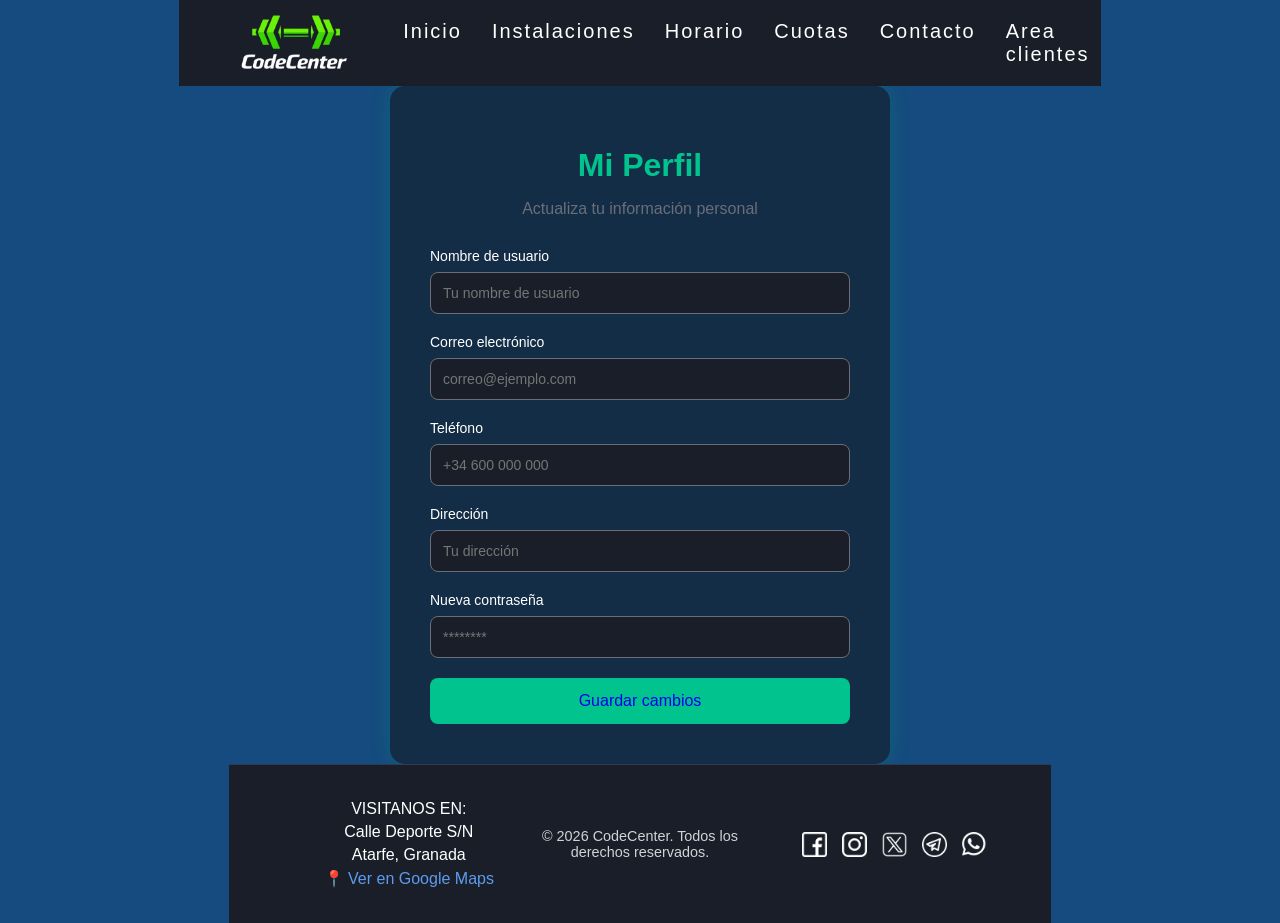
<file: frontend/aCliente.html>
<!DOCTYPE html>
<html lang="es">
<head>
    <meta charset="UTF-8">
    <meta name="viewport" content="width=device-width, initial-scale=1.0">
    <title>Área de Usuario</title>
    <link rel="stylesheet" href="css/aCliente.css">
    <link rel="stylesheet" href="css/global.css">
</head>
<body>

    <header data-nav="general"></header>

    <div class="perfil-container">
        <h1>Mi Perfil</h1>
        <p class="subtitulo">Actualiza tu información personal</p>

        <form class="perfil-form">
            <div class="input-group">
                <label for="usuario">Nombre de usuario</label>
                <input type="text" id="usuario" placeholder="Tu nombre de usuario">
            </div>

            <div class="input-group">
                <label for="email">Correo electrónico</label>
                <input type="email" id="email" placeholder="correo@ejemplo.com">
            </div>

            <div class="input-group">
                <label for="telefono">Teléfono</label>
                <input type="tel" id="telefono" placeholder="+34 600 000 000">
            </div>

            <div class="input-group">
                <label for="direccion">Dirección</label>
                <input type="text" id="direccion" placeholder="Tu dirección">
            </div>

            <div class="input-group">
                <label for="password">Nueva contraseña</label>
                <input type="password" id="password" placeholder="********">
            </div>

            <button type="submit"><a href="Indice.html">Guardar cambios</a></button>
        </form>
    </div>
<script>
  const usuario = JSON.parse(localStorage.getItem('usuario') || '{}');
  
  // Mostrar nombre en cualquier elemento
  document.getElementById('nombre-usuario').textContent = usuario.username || 'Invitado';
  document.getElementById('email-usuario').textContent = usuario.email || '';
</script>
<footer></footer>

<script src="js/componentes.js"></script>

</body>
</html>
</file>
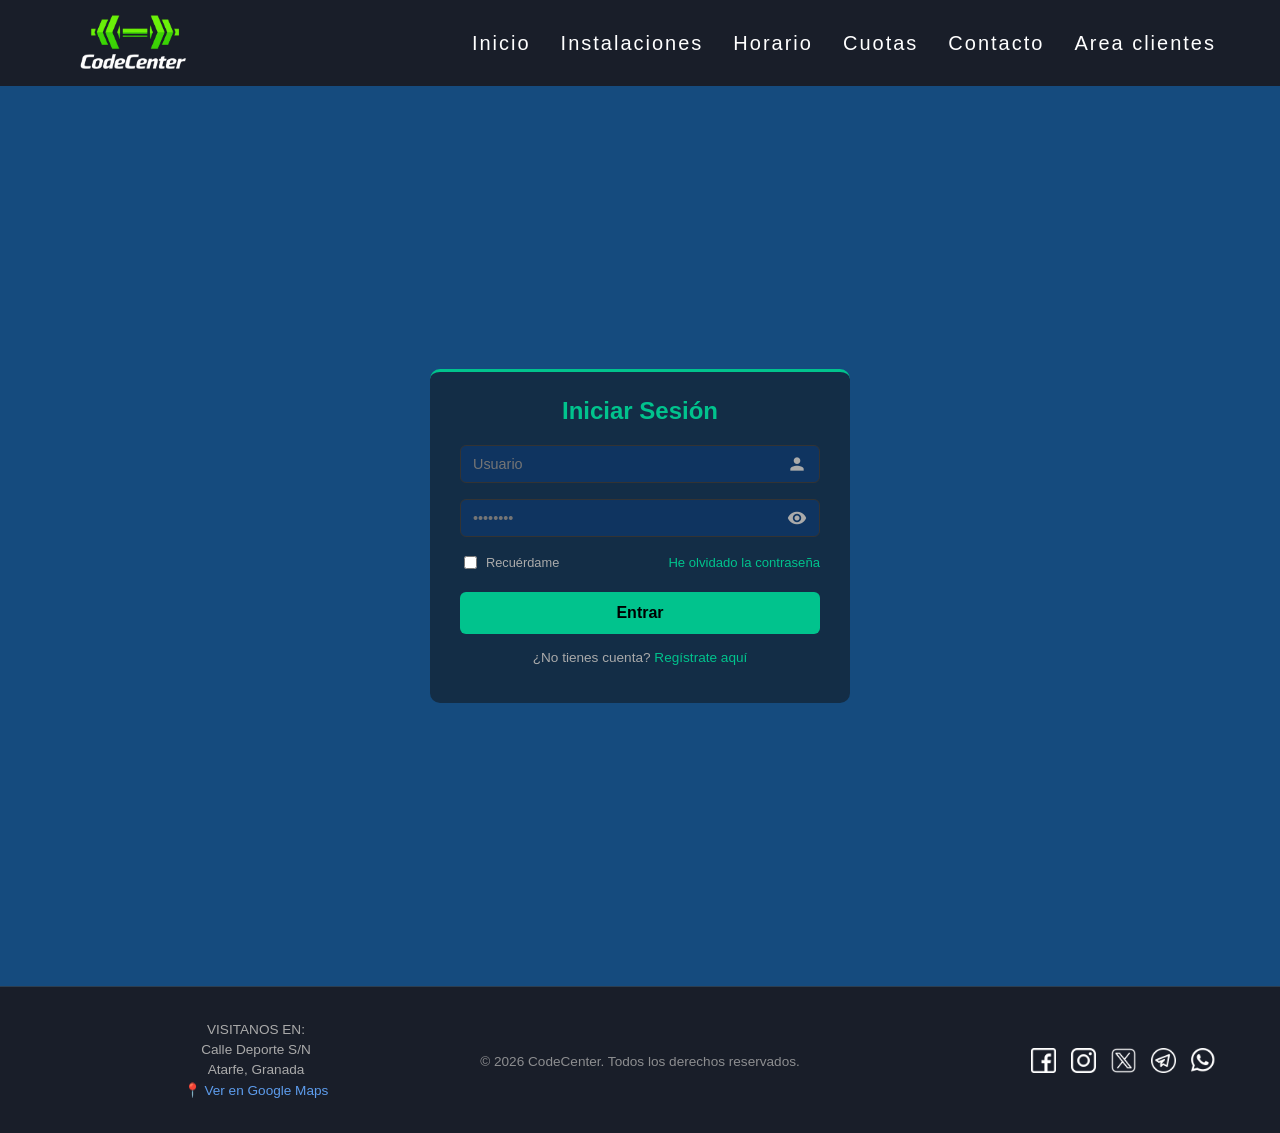
<file: frontend/aClientes.html>
<!DOCTYPE html>
<html lang="es">
<head>
    <meta charset="UTF-8">
    <meta name="viewport" content="width=device-width, initial-scale=1.0">
    <title>Mi Perfil — CodeCenter</title>
    <link rel="stylesheet" href="css/global.css">
    <link rel="stylesheet" href="css/aClientes.css">
    <link href="https://fonts.googleapis.com/icon?family=Material+Icons" rel="stylesheet">
</head>
<body class="body-cliente">
 
    <header data-nav="clientes"></header>
 

    <div class="perfil-page">
        <div class="perfil-card">
 
            <!-- CABECERA: avatar + nombre + datos resumen -->
            <div class="perfil-header">
                <div class="avatar">
                    <span class="material-icons">account_circle</span>
                </div>
                <div class="perfil-header-info">
                    <h2 id="aside-nombre">Cargando...</h2>
                    <p id="aside-username" class="aside-username"></p>
                    <div class="aside-datos">
                        <div class="aside-dato">
                            <span class="material-icons">email</span>
                            <span id="aside-email">—</span>
                        </div>
                        <div class="aside-dato">
                            <span class="material-icons">phone</span>
                            <span id="aside-telefono">—</span>
                        </div>
                        <div class="aside-dato">
                            <span class="material-icons">location_on</span>
                            <span id="aside-direccion">—</span>
                        </div>
                    </div>
                </div>
            </div>
 
            <!-- SEPARADOR -->
            <div class="separador"></div>
 
            <!-- FORMULARIO -->
            <h3 class="form-titulo">
                <span class="material-icons">edit</span> Editar información personal
            </h3>
            <p class="form-subtitulo">Los campos que dejes en blanco no se modificarán.</p>
 
            <div class="form-grid">
                <div class="campo-grupo">
                    <label for="email">
                        <span class="material-icons">email</span> Correo electrónico
                    </label>
                    <input type="email" id="email" placeholder="correo@ejemplo.com">
                </div>
                <div class="campo-grupo">
                    <label for="telefono">
                        <span class="material-icons">phone</span> Teléfono
                    </label>
                    <input type="tel" id="telefono" placeholder="+34 600 000 000">
                </div>
                <div class="campo-grupo full-width">
                    <label for="direccion">
                        <span class="material-icons">location_on</span> Dirección
                    </label>
                    <input type="text" id="direccion" placeholder="Tu dirección">
                </div>
                <div class="campo-grupo full-width">
                    <label for="password">
                        <span class="material-icons">lock</span> Nueva contraseña
                        <span class="label-hint">(déjalo vacío si no quieres cambiarla)</span>
                    </label>
                    <input type="password" id="password" placeholder="••••••••">
                </div>
            </div>
 
            <div class="form-acciones">
                
                <button id="btn-guardar" type="button">
                    <span class="material-icons">save</span> Guardar cambios
                </button>
            </div>
 
            <p id="msg-ok"  class="msg-ok"  style="display:none">✅ Datos actualizados correctamente.</p>
            <p id="msg-err" class="msg-err" style="display:none"></p>
 
        </div>
    </div>
 
    <footer></footer>
 
    <script src="js/componentes.js"></script>
    <script src="js/aClientes.js"></script>
 
</body>
</html>
</file>
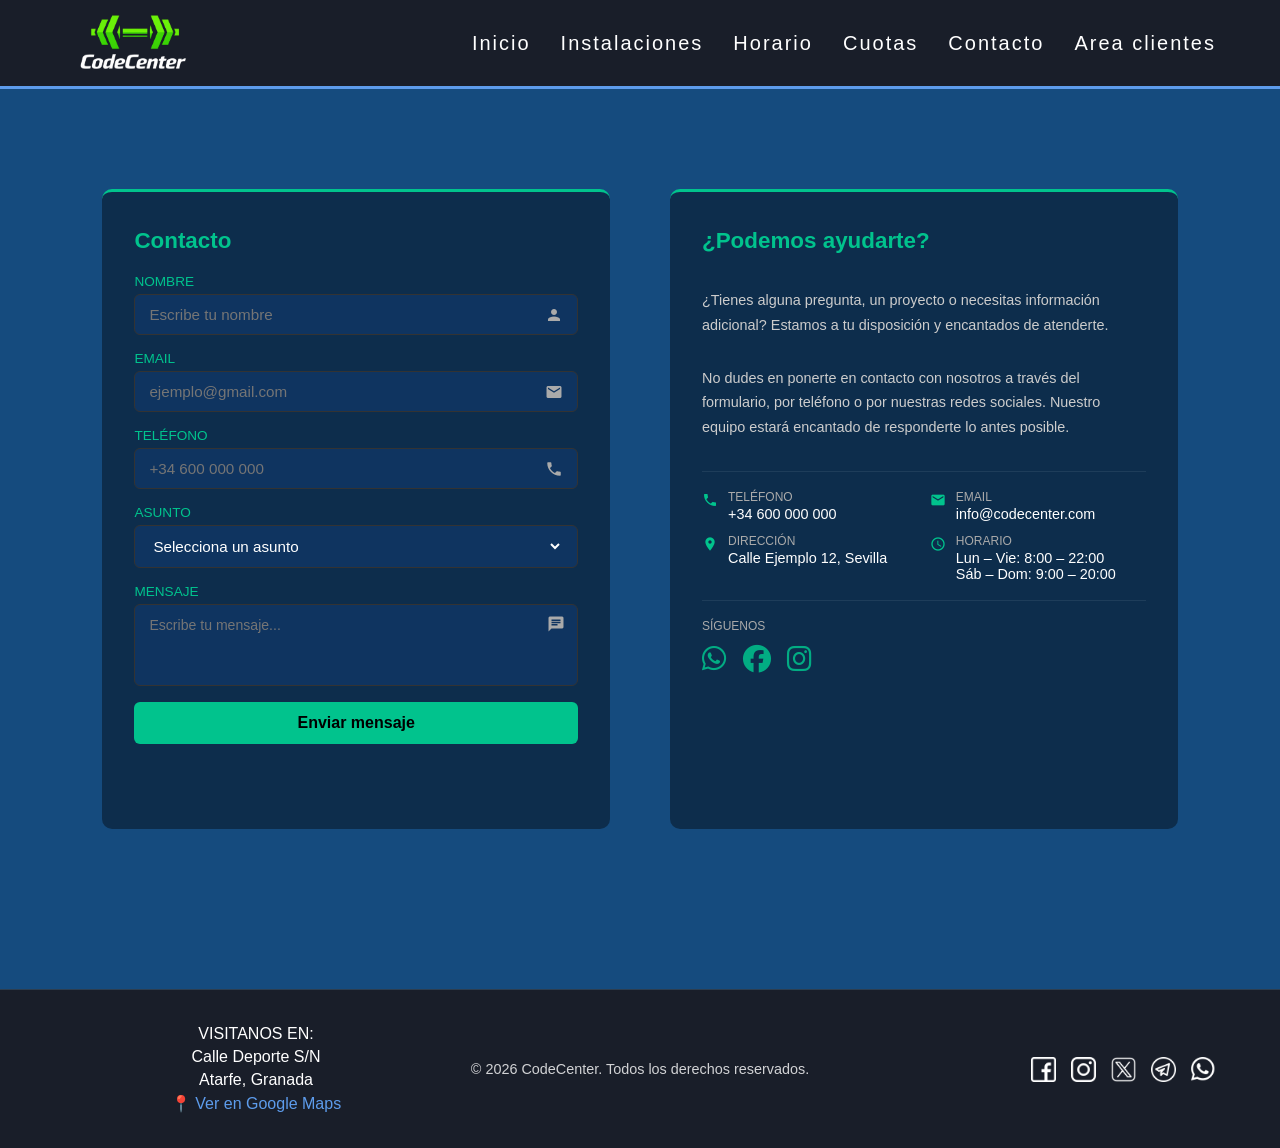
<file: frontend/contacto.html>
<!DOCTYPE html>
<html lang="es">
<head>
  <meta charset="UTF-8">
  <meta name="viewport" content="width=device-width, initial-scale=1.0">
  <title>Contacto</title>
  <link rel="stylesheet" href="css/contacto.css">
  <link rel="stylesheet" href="css/global.css">

  <link href="https://fonts.googleapis.com/icon?family=Material+Icons" rel="stylesheet">
  <link rel="stylesheet" href="https://cdnjs.cloudflare.com/ajax/libs/font-awesome/6.5.0/css/all.min.css">
</head>
<body>

  <header data-nav="general"></header>

  <div class="contenedor">

    <div class="tarjeta">

      <h2>Contacto</h2>

      <label>Nombre</label>
      <div class="campo">
        <input type="text" placeholder="Escribe tu nombre">
        <span class="material-icons">person</span>
      </div>

      <label>Email</label>
      <div class="campo">
        <input type="email" placeholder="ejemplo@gmail.com">
        <span class="material-icons">email</span>
      </div>

      <label>Teléfono</label>
      <div class="campo">
        <input type="tel" placeholder="+34 600 000 000">
        <span class="material-icons">phone</span>
      </div>

      <label>Asunto</label>
      <div class="campo">
        <select>
          <option disabled selected>Selecciona un asunto</option>
          <option>Membresía</option>
          <option>Horarios</option>
          <option>Entrenamiento personal</option>
          <option>Otro</option>
        </select>
      </div>

      <label>Mensaje</label>
      <div class="campo mensaje">
        <textarea placeholder="Escribe tu mensaje..."></textarea>
        <span class="material-icons">chat</span>
      </div>

      <button>Enviar mensaje</button>

    </div>

    <!-- CUADRO DERECHA: INFO -->
    <div class="tarjeta info">

      <h2>¿Podemos ayudarte?</h2>

      <p>¿Tienes alguna pregunta, un proyecto o necesitas información adicional? Estamos a tu disposición y encantados de atenderte.</p>
      <p>No dudes en ponerte en contacto con nosotros a través del formulario, por teléfono o por nuestras redes sociales. Nuestro equipo estará encantado de responderte lo antes posible.</p>

      <div class="separador"></div>

      <div class="datos-grid">

        <div class="dato">
          <span class="material-icons">phone</span>
          <div>
            <div class="dato-label">Teléfono</div>
            <div class="dato-valor">+34 600 000 000</div>
          </div>
        </div>

        <div class="dato">
          <span class="material-icons">email</span>
          <div>
            <div class="dato-label">Email</div>
            <div class="dato-valor">info@codecenter.com</div>
          </div>
        </div>

        <div class="dato">
          <span class="material-icons">location_on</span>
          <div>
            <div class="dato-label">Dirección</div>
            <div class="dato-valor">Calle Ejemplo 12, Sevilla</div>
          </div>
        </div>

        <div class="dato">
          <span class="material-icons">schedule</span>
          <div>
            <div class="dato-label">Horario</div>
            <div class="dato-valor">Lun – Vie: 8:00 – 22:00</div>
            <div class="dato-valor">Sáb – Dom: 9:00 – 20:00</div>
          </div>
        </div>

      </div>

      <div class="separador"></div>

      <div class="redes-label">Síguenos</div>
      <div class="redes">
        <a href="#"><i class="fa-brands fa-whatsapp"></i></a>
        <a href="#"><i class="fa-brands fa-facebook"></i></a>
        <a href="#"><i class="fa-brands fa-instagram"></i></a>
      </div>

    </div>

  </div>

  <footer></footer>

  <script src="js/componentes.js"></script>
  
</body>
</html>
</file>
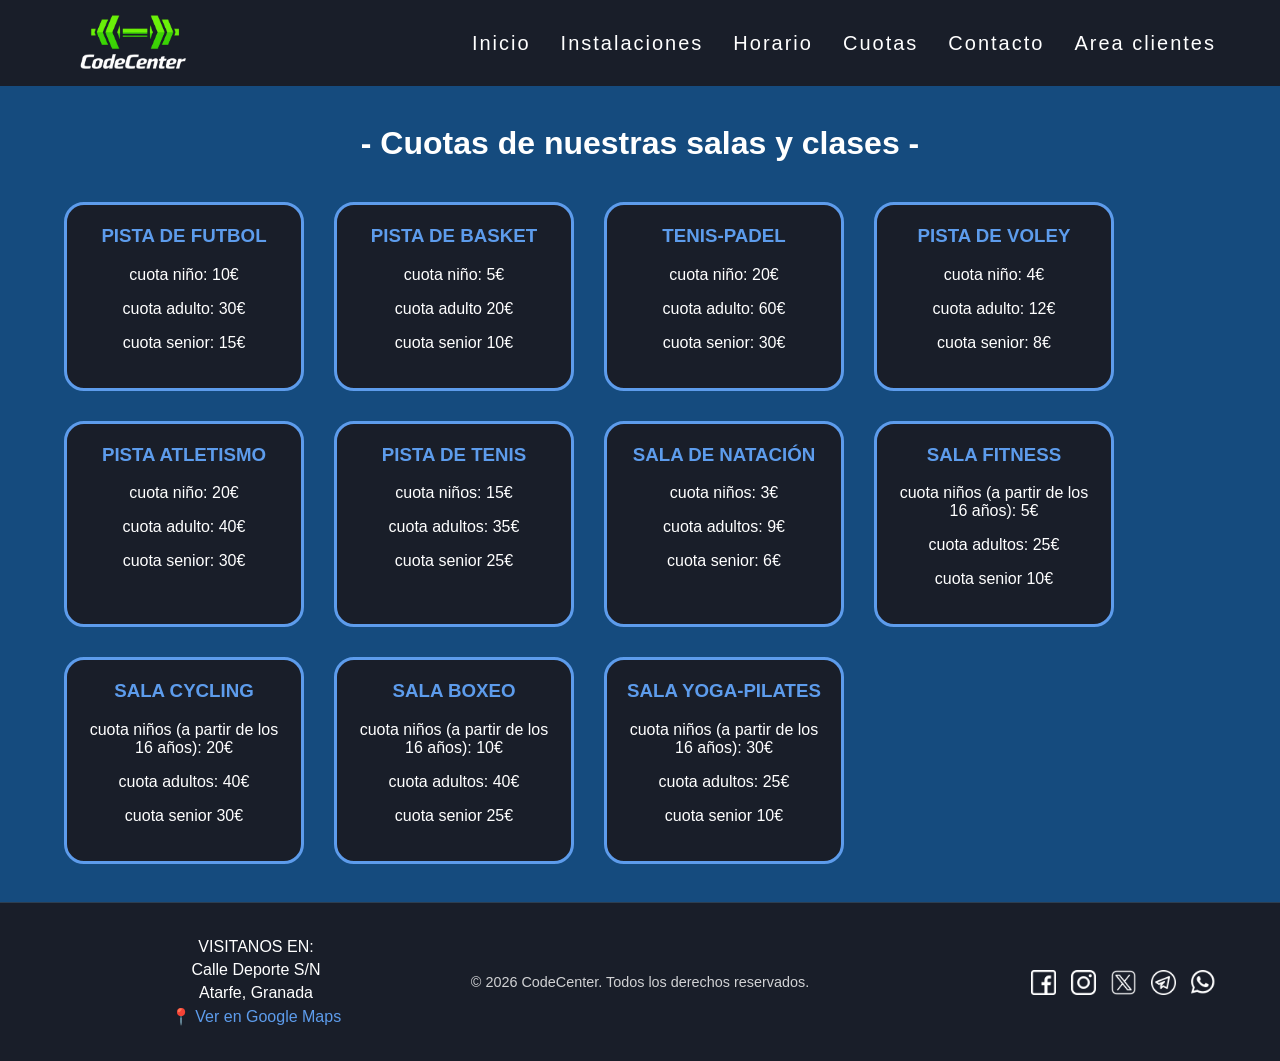
<file: frontend/cuotas.html>
<!DOCTYPE html>
<html lang="en">

<head>
    <meta charset="UTF-8">
    <meta name="viewport" content="width=device-width, initial-scale=1.0">
    <link rel="stylesheet" href="css/cuotas.css">
    <link rel="stylesheet" href="css/global.css">
    <title>Cuotas</title>
</head>

<body>
    <header data-nav="general"></header>
 <main>
    <br>
    <h1>- Cuotas de nuestras salas y clases - </h1>
    <br>

   <div class="cuotas">
        <div id="caja-cuota">
            <h3>Pista de futbol</h3>
            <p>cuota niño: 10€ </p>
            <p>cuota adulto: 30€ </p>
            <p>cuota senior: 15€ </p>
        </div>

        <div id="caja-cuota">
            <h3>Pista de basket</h3>
            <p>cuota niño: 5€</p>
            <p>cuota adulto 20€</p>
            <p>cuota senior 10€</p>
        </div>

        <div id="caja-cuota">
            <h3>Tenis-padel</h3>
            <p>cuota niño: 20€</p>
            <p>cuota adulto: 60€</p>
            <p>cuota senior: 30€</p>
        </div>

        <div id="caja-cuota">
            <h3>Pista de Voley</h3>
            <p>cuota niño: 4€</p>
            <p>cuota adulto: 12€</p>
            <p>cuota senior: 8€</p>
        </div>

        <div id="caja-cuota">
            <h3>Pista Atletismo</h3>
            <p>cuota niño: 20€</p>
            <p>cuota adulto: 40€</p>
            <p>cuota senior: 30€</p>
        </div>

        <div id="caja-cuota">
            <h3>Pista de tenis</h3>
            <p>cuota niños: 15€</p>
            <p>cuota adultos: 35€</p>
            <p>cuota senior 25€</p>
        </div>

        <div id="caja-cuota">
            <h3>Sala de natación</h3>
            <p>cuota niños: 3€</p>
            <p>cuota adultos: 9€</p>
            <p>cuota senior: 6€</p>
        </div>

        <div id="caja-cuota">
            <h3>Sala Fitness</h3>
            <p>cuota niños (a partir de los 16 años): 5€</p>
            <p>cuota adultos: 25€ </p>
            <p>cuota senior 10€</p>
        </div>

        <div id="caja-cuota">
            <h3>Sala Cycling</h3>
            <p>cuota niños (a partir de los 16 años): 20€</p>
            <p>cuota adultos: 40€ </p>
            <p>cuota senior 30€</p>
        </div>
        
        <div id="caja-cuota">
            <h3>Sala Boxeo</h3>
            <p>cuota niños (a partir de los 16 años): 10€</p>
            <p>cuota adultos: 40€ </p>
            <p>cuota senior 25€</p>
        </div>
        
        <div id="caja-cuota">
            <h3>Sala Yoga-Pilates</h3>
            <p>cuota niños (a partir de los 16 años): 30€</p>
            <p>cuota adultos: 25€ </p>
            <p>cuota senior 10€</p>
        </div>

   </div>
 </main>

   <footer></footer>

  <script src="js/componentes.js"></script>
  
</body>
</html>
</file>
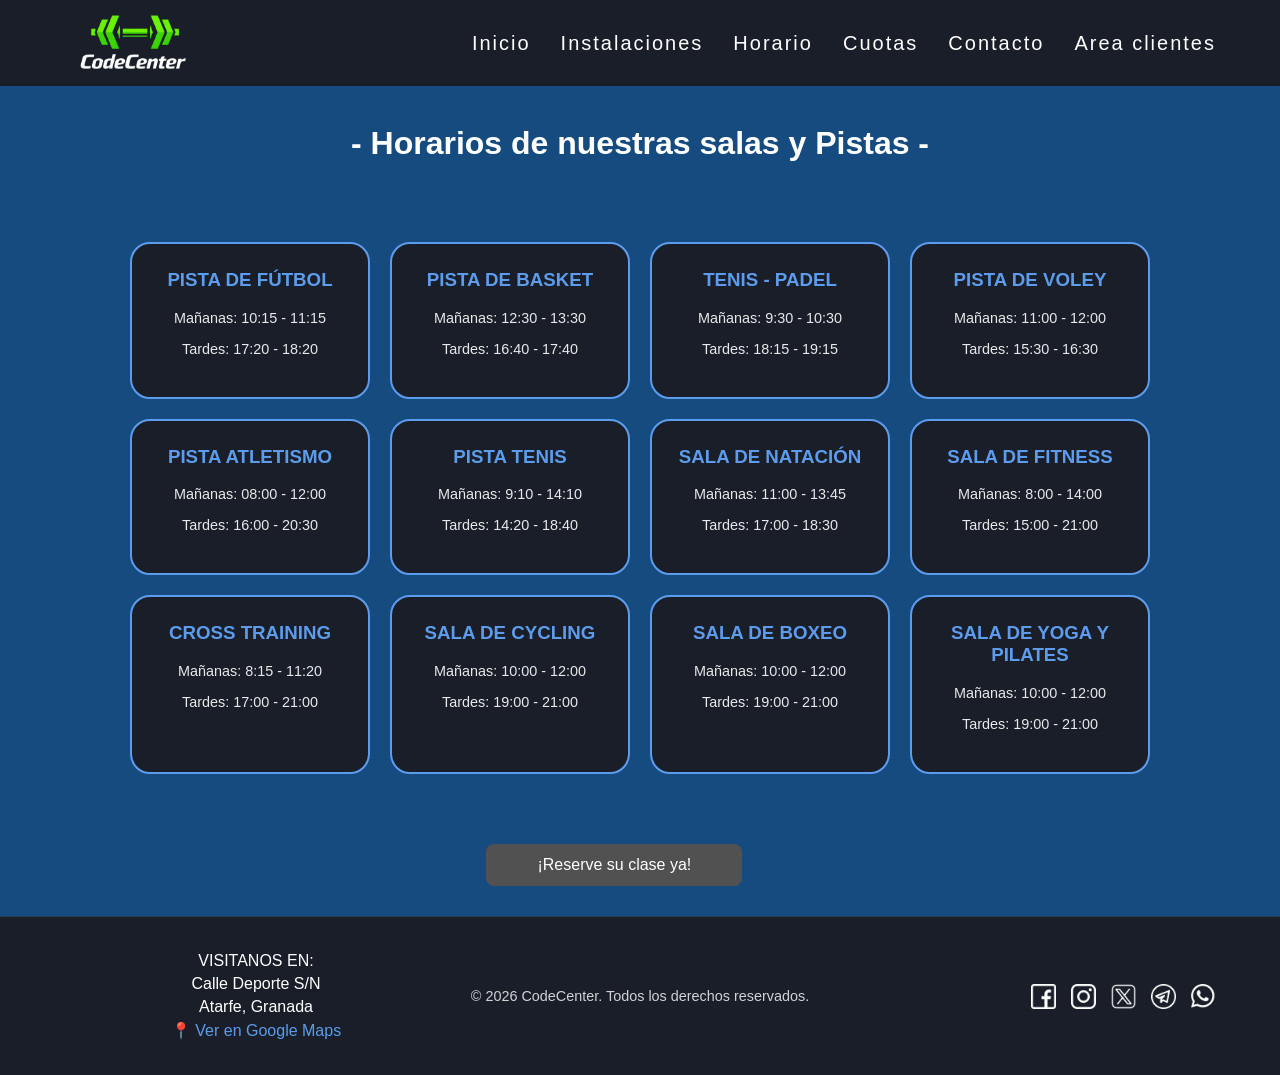
<file: frontend/horario.html>
<!DOCTYPE html>
<html lang="es">

<head>
    <meta charset="UTF-8">
    <meta name="viewport" content="width=device-width, initial-scale=1.0">
    <link rel="stylesheet" href="css/horario.css">
    <link rel="stylesheet" href="css/global.css">
    <title>Horarios</title>
</head>

<body>
 
    <header data-nav="general"></header>
 <main>
    <br>
    <h1> - Horarios de nuestras salas y Pistas - </h1>
    <br>

    <div class="horario">
        <div class="reserva-card">
            <h3>Pista de Fútbol</h3>
            <p>Mañanas: 10:15 - 11:15</p>
            <p>Tardes: 17:20 - 18:20</p>
        </div>

        <div class="reserva-card">
            <h3>Pista de Basket</h3>
            <p>Mañanas: 12:30 - 13:30</p>
            <p>Tardes: 16:40 - 17:40</p>
        </div>

        <div class="reserva-card">
            <h3>Tenis - Padel</h3>
            <p>Mañanas: 9:30 - 10:30</p>
            <p>Tardes: 18:15 - 19:15</p>
        </div>

        <div class="reserva-card">
            <h3>Pista de Voley</h3>
            <p>Mañanas: 11:00 - 12:00 </p>
            <p>Tardes: 15:30 - 16:30</p>
        </div>

        <div class="reserva-card">
            <h3>Pista atletismo</h3>
            <p>Mañanas: 08:00 - 12:00</p>
            <p>Tardes: 16:00 - 20:30</p>
        </div>

        <div class="reserva-card">
            <h3>Pista Tenis</h3>
            <p>Mañanas: 9:10 - 14:10</p>
            <p>Tardes: 14:20 - 18:40</p>
        </div>

        <div class="reserva-card">
            <h3>Sala de Natación</h3>
            <p>Mañanas: 11:00 - 13:45 </p>
            <p>Tardes: 17:00 - 18:30</p>
        </div>

        <div class="reserva-card">
            <h3>Sala de Fitness</h3>
            <p>Mañanas: 8:00 - 14:00 </p>
            <p>Tardes: 15:00 - 21:00</p>
        </div>

        
        <div class="reserva-card">
            <h3>Cross Training</h3>
            <p>Mañanas: 8:15 - 11:20 </p>
            <p>Tardes: 17:00 - 21:00</p>
        </div>

        
        <div class="reserva-card">
            <h3>Sala de Cycling</h3>
            <p>Mañanas: 10:00 - 12:00 </p>
            <p>Tardes: 19:00 - 21:00</p>
        </div>

        <div class="reserva-card">
            <h3>Sala de boxeo</h3>
            <p>Mañanas: 10:00 - 12:00 </p>
            <p>Tardes: 19:00 - 21:00</p>
        </div>

        <div class="reserva-card">
            <h3>Sala de Yoga y Pilates</h3>
            <p>Mañanas: 10:00 - 12:00 </p>
            <p>Tardes: 19:00 - 21:00</p>
        </div>

    </div>

    <div class="cont-boton">
        <a href="login.html" class="boton-seccion">¡Reserve su clase ya!</a>
    </div>
 </main>
    <footer></footer>

  <script src="js/componentes.js"></script>

</body>
</html>
</file>
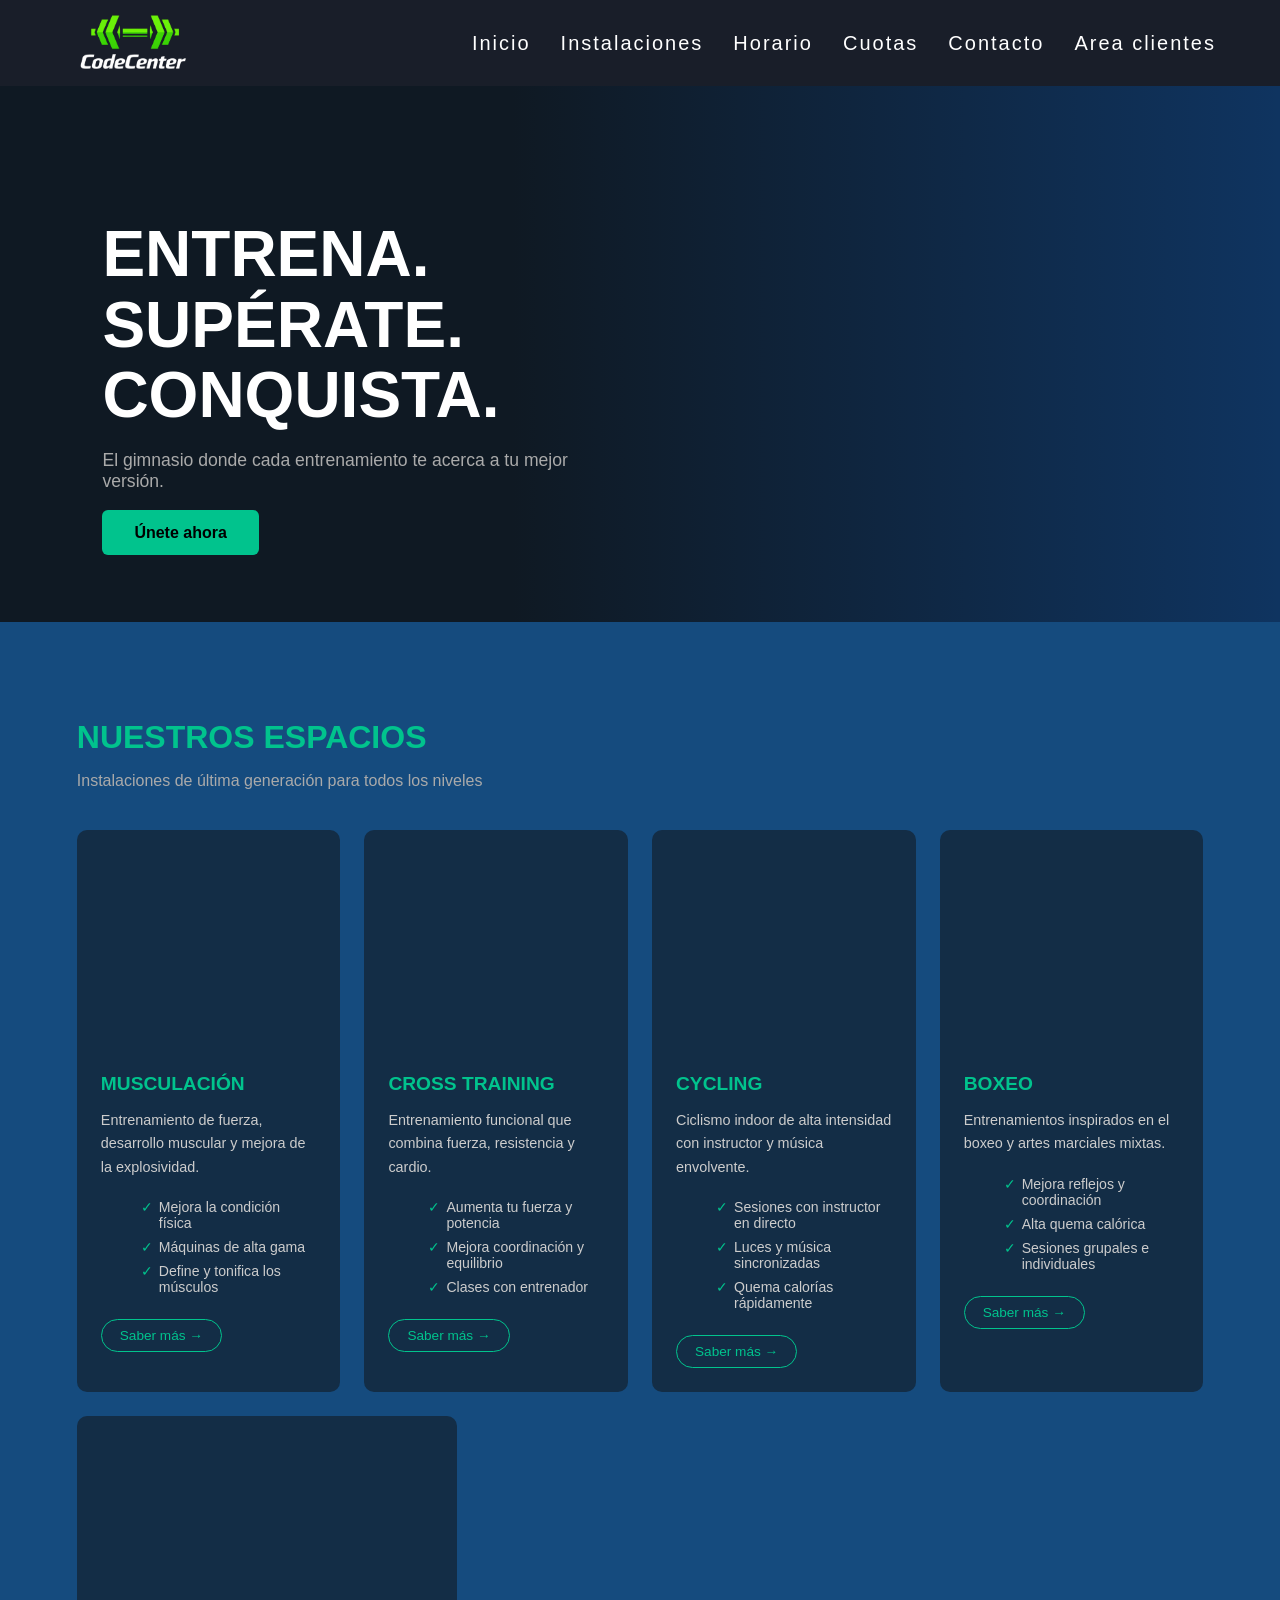
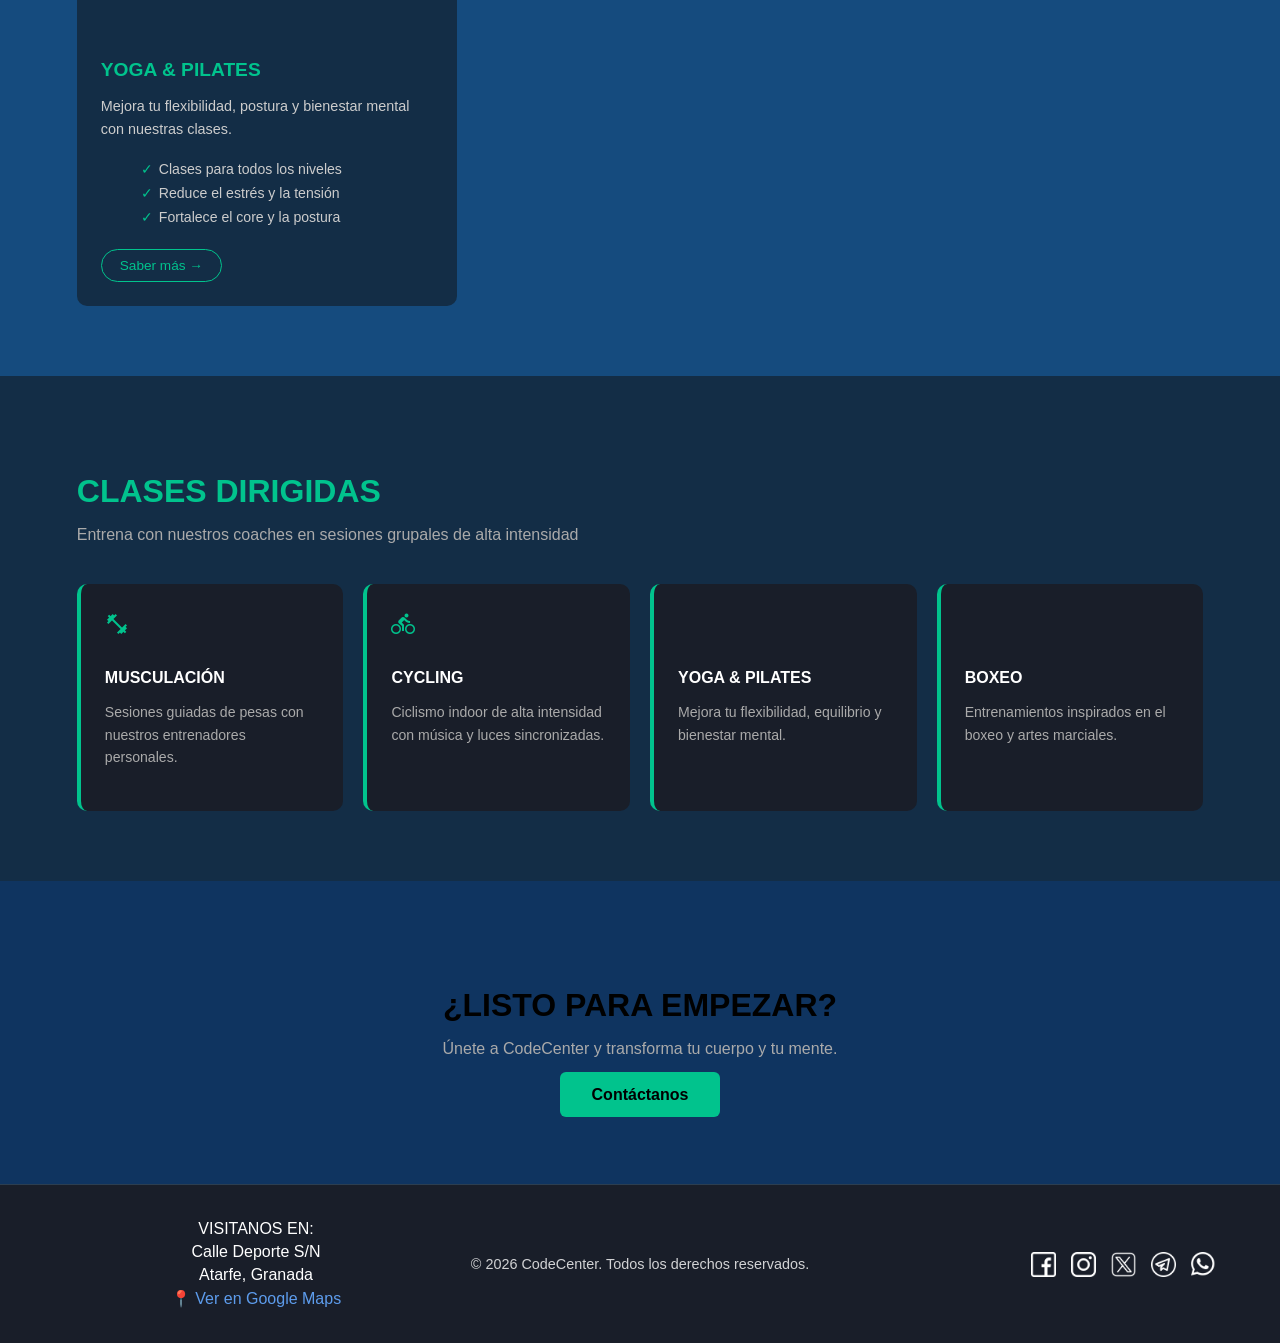
<file: frontend/instalaciones.html>
<!DOCTYPE html>
<html lang="es">
<head>
  <meta charset="UTF-8">
  <meta name="viewport" content="width=device-width, initial-scale=1.0">
  <title>CodeCenter Gym</title>
  <link rel="stylesheet" href="css/instalaciones.css">
  <link rel="stylesheet" href="css/global.css">
  
  <link href="https://fonts.googleapis.com/icon?family=Material+Icons" rel="stylesheet">
  <link rel="stylesheet" href="https://cdnjs.cloudflare.com/ajax/libs/font-awesome/6.5.0/css/all.min.css">
</head>
<body>

  <header data-nav="general"></header>

  <!-- HERO -->
 <main>
  <section class="hero">
    <div class="hero-texto">
      <h1>ENTRENA.<br>SUPÉRATE.<br>CONQUISTA.</h1>
      <p>El gimnasio donde cada entrenamiento te acerca a tu mejor versión.</p>
      <a href="contacto.html" class="btn-verde">Únete ahora</a>
    </div>
  </section>

  <!-- SECCIÓN ESPACIOS -->
  <section class="seccion">
    <h2 class="seccion-titulo">NUESTROS ESPACIOS</h2>
    <p class="seccion-sub">Instalaciones de última generación para todos los niveles</p>

    <div class="cards">

      <div class="card">
        <div class="card-img musculacion"></div>
        <div class="card-body">
          <h3>Musculación</h3>
          <p>Entrenamiento de fuerza, desarrollo muscular y mejora de la explosividad.</p>
          <ul>
            <li>Mejora la condición física</li>
            <li>Máquinas de alta gama</li>
            <li>Define y tonifica los músculos</li>
          </ul>
          <a href="#" class="btn-outline">Saber más →</a>
        </div>
      </div>

      <div class="card">
        <div class="card-img crosstraining"></div>
        <div class="card-body">
          <h3>Cross Training</h3>
          <p>Entrenamiento funcional que combina fuerza, resistencia y cardio.</p>
          <ul>
            <li>Aumenta tu fuerza y potencia</li>
            <li>Mejora coordinación y equilibrio</li>
            <li>Clases con entrenador</li>
          </ul>
          <a href="#" class="btn-outline">Saber más →</a>
        </div>
      </div>

      <div class="card">
        <div class="card-img cycling"></div>
        <div class="card-body">
          <h3>Cycling</h3>
          <p>Ciclismo indoor de alta intensidad con instructor y música envolvente.</p>
          <ul>
            <li>Sesiones con instructor en directo</li>
            <li>Luces y música sincronizadas</li>
            <li>Quema calorías rápidamente</li>
          </ul>
          <a href="#" class="btn-outline">Saber más →</a>
        </div>
      </div>

      <div class="card">
        <div class="card-img boxeo"></div>
        <div class="card-body">
          <h3>Boxeo</h3>
          <p>Entrenamientos inspirados en el boxeo y artes marciales mixtas.</p>
          <ul>
            <li>Mejora reflejos y coordinación</li>
            <li>Alta quema calórica</li>
            <li>Sesiones grupales e individuales</li>
          </ul>
          <a href="#" class="btn-outline">Saber más →</a>
        </div>
      </div>

      <div class="card">
        <div class="card-img yoga"></div>
        <div class="card-body">
          <h3>Yoga & Pilates</h3>
          <p>Mejora tu flexibilidad, postura y bienestar mental con nuestras clases.</p>
          <ul>
            <li>Clases para todos los niveles</li>
            <li>Reduce el estrés y la tensión</li>
            <li>Fortalece el core y la postura</li>
          </ul>
          <a href="#" class="btn-outline">Saber más →</a>
        </div>
      </div>

    </div>
  </section>

  <!-- SECCIÓN CLASES -->
  <section class="seccion oscura">
    <h2 class="seccion-titulo">CLASES DIRIGIDAS</h2>
    <p class="seccion-sub">Entrena con nuestros coaches en sesiones grupales de alta intensidad</p>

    <div class="clases">

      <div class="clase-card">
        <span class="material-icons clase-icono">fitness_center</span>
        <h4>Musculación</h4>
        <p>Sesiones guiadas de pesas con nuestros entrenadores personales.</p>
      </div>

      <div class="clase-card">
        <span class="material-icons clase-icono">directions_bike</span>
        <h4>Cycling</h4>
        <p>Ciclismo indoor de alta intensidad con música y luces sincronizadas.</p>
      </div>

      <div class="clase-card">
        <span class="material-icons clase-icono">self_improvement</span>
        <h4>Yoga & Pilates</h4>
        <p>Mejora tu flexibilidad, equilibrio y bienestar mental.</p>
      </div>

      <div class="clase-card">
        <span class="material-icons clase-icono">sports_mma</span>
        <h4>Boxeo</h4>
        <p>Entrenamientos inspirados en el boxeo y artes marciales.</p>
      </div>

    </div>
  </section>

  <!-- CTA -->
  <section class="cta">
    <h2>¿Listo para empezar?</h2>
    <p>Únete a CodeCenter y transforma tu cuerpo y tu mente.</p>
    <a href="contacto.html" class="btn-verde">Contáctanos</a>
  </section>
 </main>
  <footer></footer>

  <script src="js/componentes.js"></script>

</body>
</html>
</file>
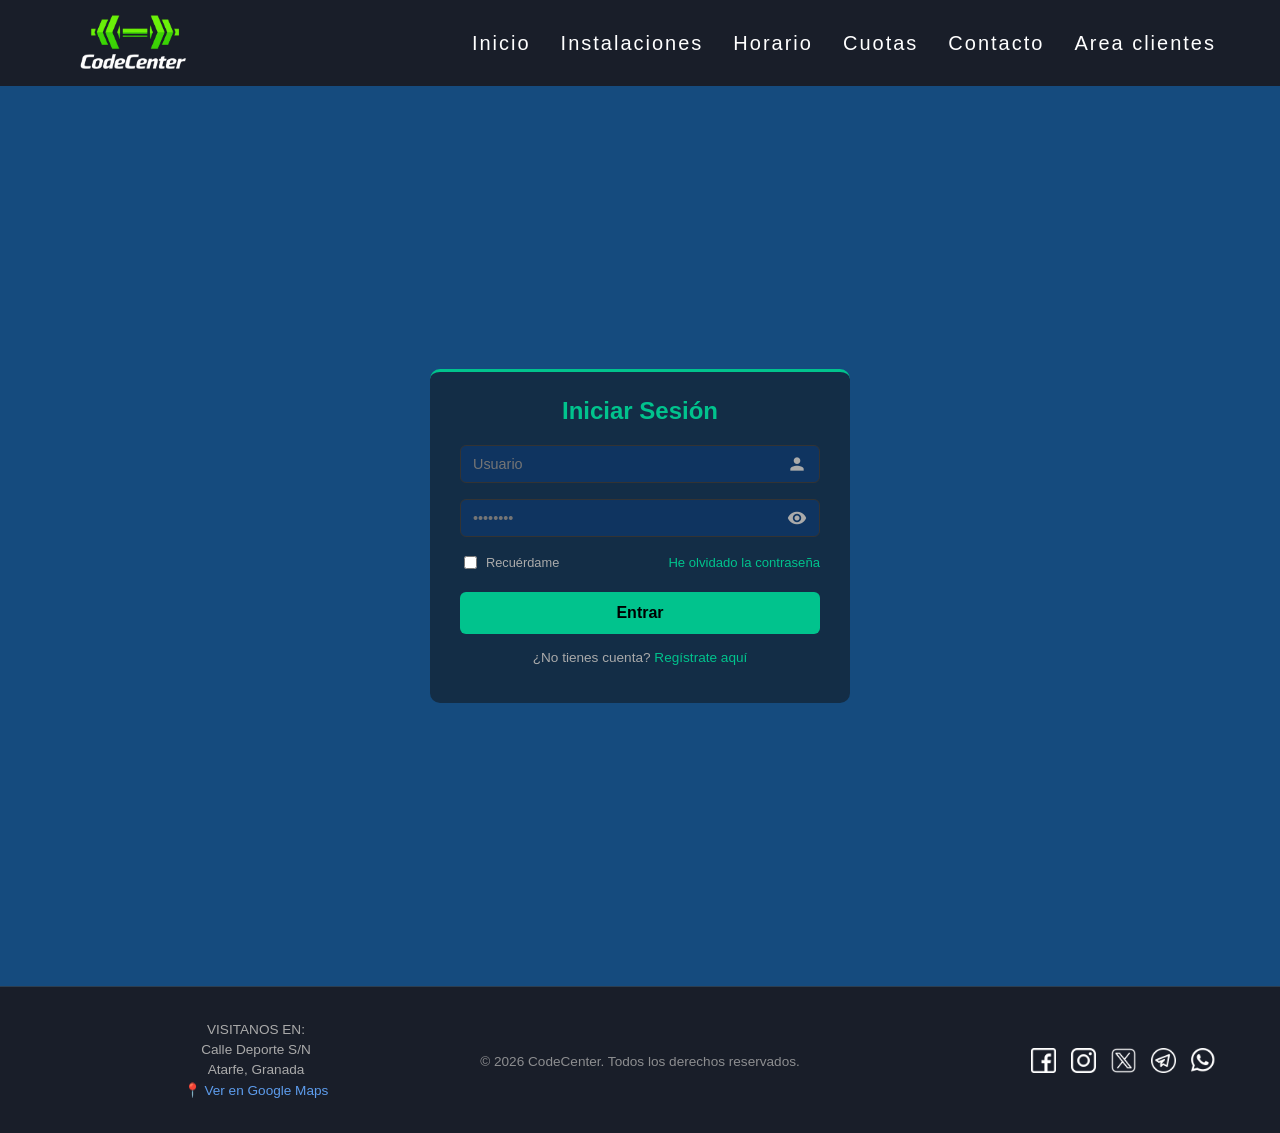
<file: frontend/login.html>
<!DOCTYPE html>
<html lang="es">
<head>
  <meta charset="UTF-8">
  <meta name="viewport" content="width=device-width, initial-scale=1.0">
  <title>Login</title>
  <link rel="stylesheet" href="css/login.css">
  <link rel="stylesheet" href="css/global.css">
  
  <link href="https://fonts.googleapis.com/icon?family=Material+Icons" rel="stylesheet">
</head>
<body>

  <header data-nav="general"></header>

  <div class="contenedor">
    <div class="tarjeta">


      <h2>Iniciar Sesión</h2>

      <label for="usuario"></label>
      <div class="campo">
        <input type="text" id="user" placeholder="Usuario">
        <span class="material-icons">person</span>
      </div>

      <label for="password"></label>
      <div class="campo">
        <input type="password" id="password" placeholder="••••••••">
        <span class="material-icons">visibility</span>
      </div>

      <div class="fila">
        <label><input type="checkbox"> Recuérdame</label>
        <a href="-">He olvidado la contraseña</a>
      </div>

      <button> Entrar</button>

      <p>¿No tienes cuenta? <a href="contacto.html">Regístrate aquí</a></p>

    </div>
  </div>
<footer></footer>

<script src="js/componentes.js"></script>
<script src="js/login.js"></script>

</body>
</html>
</file>
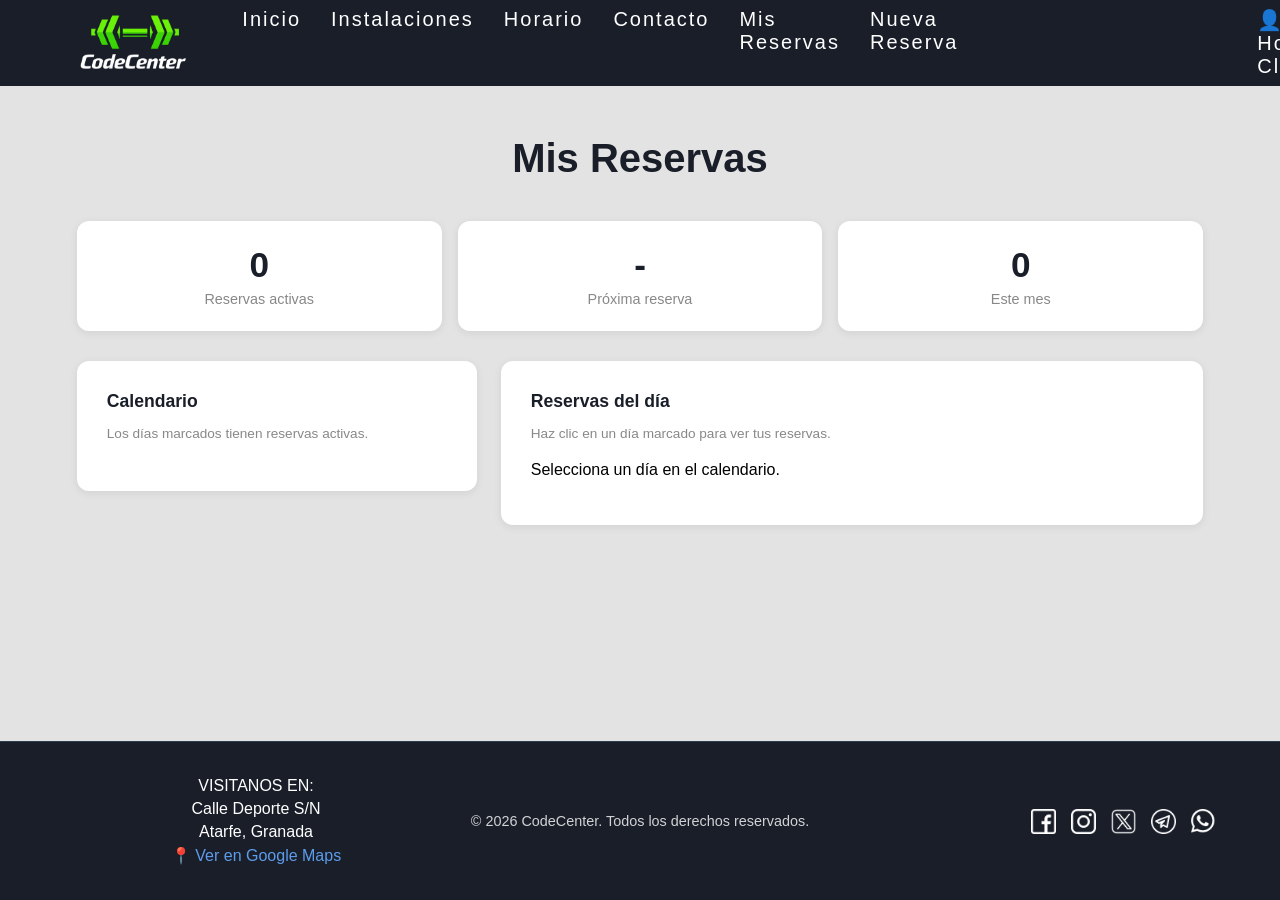
<file: frontend/misReservas.html>
<!DOCTYPE html>
<html lang="es">
<head>
    <meta charset="UTF-8">
    <meta name="viewport" content="width=device-width, initial-scale=1.0">
    <link rel="stylesheet" href="css/global.css">
    <link rel="stylesheet" href="css/misReservas.css">
    <link rel="stylesheet" href="https://fonts.googleapis.com/css2?family=Material+Symbols+Outlined:opsz,wght,FILL,GRAD@20..48,100..700,0..1,-50..200" />
    <title>CodeCenter - Mis Reservas</title>
</head>
<body class="body-cliente">

    <header data-nav="clientes"></header>
 <main>
    <div class="contenedor-principal">

        <div class="cabecera-mis-reservas">
            <h1 class="titulo-pagina">Mis Reservas</h1>
        </div>

        <div class="resumen-cards">
            <div class="resumen-card">
                <span class="resumen-numero" id="r-activas">0</span>
                <span class="resumen-label">Reservas activas</span>
            </div>
            <div class="resumen-card">
                <span class="resumen-numero" id="r-proxima">-</span>
                <span class="resumen-label">Próxima reserva</span>
            </div>
            <div class="resumen-card">
                <span class="resumen-numero" id="r-mes">0</span>
                <span class="resumen-label">Este mes</span>
            </div>
        </div>

        <div class="mis-reservas-grid">

            <div class="seccion-cal">
                <h2 class="subtitulo">Calendario</h2>
                <p class="texto-ayuda">Los días marcados tienen reservas activas.</p>
                <div id="contenido-cal"></div>
            </div>

            <div class="seccion-lista">
                <h2 class="subtitulo">Reservas del día <span id="dia-sel" style="color:#01c38d"></span></h2>
                <p class="texto-ayuda">Haz clic en un día marcado para ver tus reservas.</p>
                <div id="lista-reservas">
                    <p class="texto-vacio">Selecciona un día en el calendario.</p>
                </div>
            </div>

        </div>
    </div>

    <div id="modal-detalle" class="modal-overlay" style="display:none">
        <div class="modal-contenido">
            <div class="modal-header">
                <div>
                    <h2 class="modal-titulo" id="m-deporte"></h2>
                    <p class="modal-fecha" id="m-fecha"></p>
                </div>
                <button class="modal-cerrar" id="btn-cerrar">
                    <span class="material-symbols-outlined">close</span>
                </button>
            </div>

            <div class="modal-estado-bar" id="modal-estado-bar">
                <span class="material-symbols-outlined">check_circle</span>
                <span id="m-estado"></span>
            </div>

            <div class="det-grid">
                <div class="det-item">
                    <span class="material-symbols-outlined det-icono">schedule</span>
                    <div>
                        <span class="det-label">Hora inicio</span>
                        <span class="det-valor" id="m-inicio"></span>
                    </div>
                </div>
                <div class="det-item">
                    <span class="material-symbols-outlined det-icono">schedule</span>
                    <div>
                        <span class="det-label">Hora fin</span>
                        <span class="det-valor" id="m-fin"></span>
                    </div>
                </div>
                <div class="det-item">
                    <span class="material-symbols-outlined det-icono">sports</span>
                    <div>
                        <span class="det-label">Deporte</span>
                        <span class="det-valor" id="m-dep"></span>
                    </div>
                </div>
                <div class="det-item">
                    <span class="material-symbols-outlined det-icono">calendar_today</span>
                    <div>
                        <span class="det-label">Fecha</span>
                        <span class="det-valor" id="m-fecha2"></span>
                    </div>
                </div>
            </div>

            <div class="modal-acciones">
                <button class="btn-modificar" id="btn-modificar">
                    <span class="material-symbols-outlined">edit</span>
                    Modificar
                </button>
                <button class="btn-cancelar" id="btn-cancelar">
                    <span class="material-symbols-outlined">cancel</span>
                    Cancelar reserva
                </button>
            </div>
        </div>
    </div>

    <div id="modal-confirmar" class="modal-overlay" style="display:none">
        <div class="modal-contenido modal-pequeno">
            <span class="material-symbols-outlined icono-aviso">warning</span>
            <h3>¿Cancelar esta reserva?</h3>
            <p>Esta acción no se puede deshacer.</p>
            <div class="modal-acciones">
                <button class="btn-modificar" id="btn-no">Volver</button>
                <button class="btn-cancelar" id="btn-si">Sí, cancelar</button>
            </div>
        </div>
    </div>
</main>
    <footer></footer>

    <script src="js/componentes.js"></script>
    <script src="js/misReservas.js"></script>

</body>
</html>
</file>
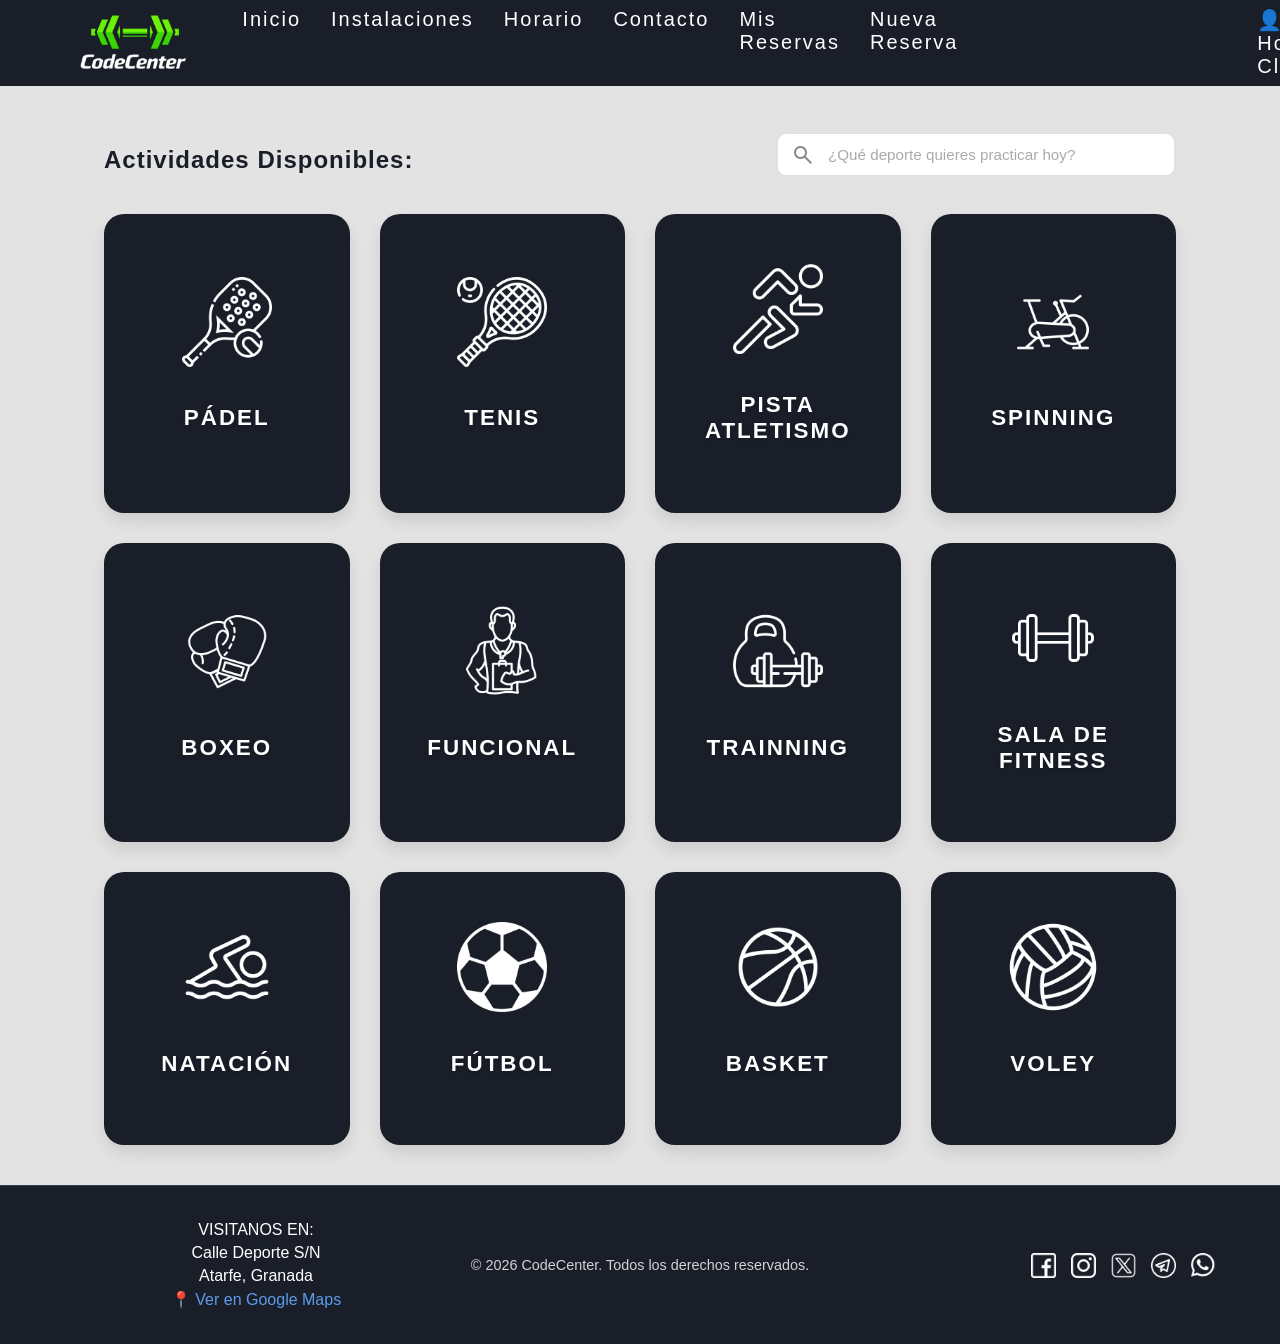
<file: frontend/nuevaReserva.html>
<!DOCTYPE html>
<html lang="es">

<head>
    <meta charset="UTF-8">
    <meta name="viewport" content="width=device-width, initial-scale=1.0">
    <link rel="stylesheet" href="https://fonts.googleapis.com/css2?family=Material+Symbols+Outlined:opsz,wght,FILL,GRAD@20..48,100..700,0..1,-50..200" />
    <link rel="stylesheet" href="css/estilos.css">
    <link rel="stylesheet" href="css/global.css">
    <title>CodeCenter</title>
</head>

<body class="body-cliente">

    <header data-nav="clientes"></header>
 <main>
    <div class="contenedor-principal">

        <div class="cabecera-seccion">
            <h2 class="titulo-reserva">Actividades disponibles:</h2>
            
            <div class="buscador-filtro">
                <span class="material-symbols-outlined icono-lupa">search</span>
                <input type="text" id="buscador-deporte" placeholder="¿Qué deporte quieres practicar hoy?">
            </div>
        </div>
        
        

        <div class="grid-reservas">
            
            <div class="tarjeta-clicable padel" data-deporte="padel">
                <img src="img/padel.png" alt="Pádel">
                <h2>PÁDEL</h2>
            </div>

            <div class="tarjeta-clicable tenis" data-deporte="tenis">
                <img src="img/tenis.png" alt="Tenis">
                <h2>TENIS</h2>
            </div>

            <div class="tarjeta-clicable correr" data-deporte="correr">
                <img src="img/correr.png" alt="Correr">
                <h2>PISTA ATLETISMO</h2>
            </div>

            <div class="tarjeta-clicable spinning" data-deporte="spinning">
                <img src="img/spinning.png" alt="Spinning">
                <h2>SPINNING</h2>
            </div>

            <div class="tarjeta-clicable boxeo" data-deporte="boxeo">
                <img src="img/boxeo.png" alt="Boxeo">
                <h2>BOXEO</h2>
            </div>

            <div class="tarjeta-clicable funcional" data-deporte="funcional">
                <img src="img/funcional.png" alt="Funcional">
                <h2>FUNCIONAL</h2>
            </div>

            <div class="tarjeta-clicable crosTra" data-deporte="crosTra">
                <img src="img/crossTra.png" alt="Cross trainnning">
                <h2>TRAINNING</h2>
            </div>

            <div class="tarjeta-clicable pesas" data-deporte="pesas">
                <img src="img/pesa.png" alt="Pesas">
                <h2>SALA DE FITNESS</h2>
            </div>

            <div class="tarjeta-clicable nadar" data-deporte="nadar">
                <img src="img/nadar.png" alt="Nadar">
                <h2>NATACIÓN</h2>
            </div>

            <div class="tarjeta-clicable futbol" data-deporte="futbol">
                <img src="img/futbol.png" alt="Fútbol">
                <h2>FÚTBOL</h2>
            </div>

            <div class="tarjeta-clicable basket" data-deporte="basket">
                <img src="img/baloncesto.png" alt="Baloncesto">
                <h2>BASKET</h2>
            </div>

            <div class="tarjeta-clicable voley" data-deporte="voley">
                <img src="img/voley.png" alt="Voley">
                <h2>VOLEY</h2>
            </div>
        </div>
    </div>
 </main>
    <footer></footer>

  <script src="js/componentes.js"></script>

    <script src="js/script.js"></script>
    
</body>

</html>
</file>
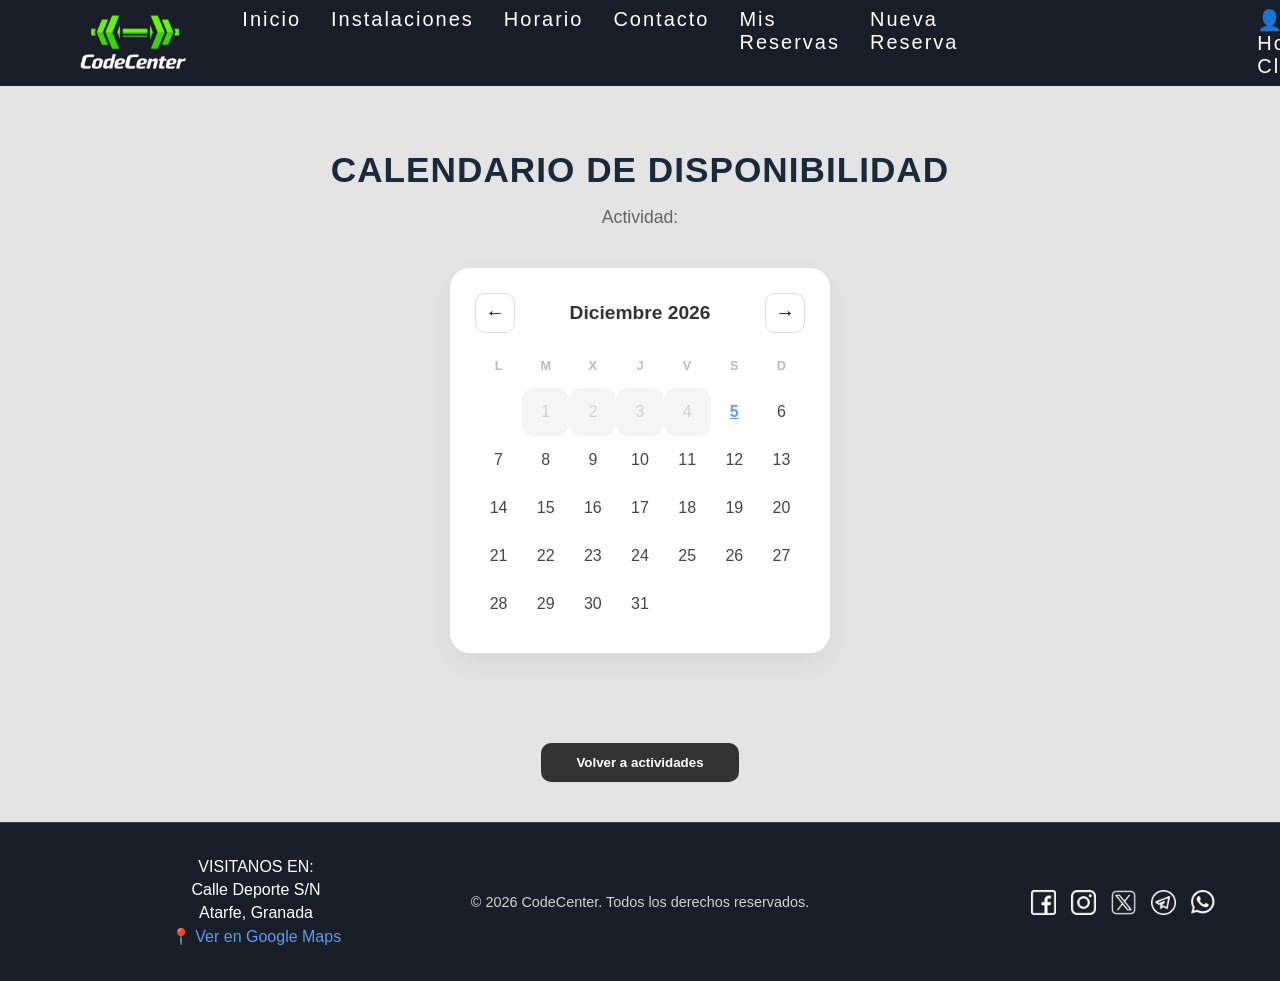
<file: frontend/reservas.html>
<!DOCTYPE html>
<html lang="es">
<head>
    <meta charset="UTF-8">
    <meta name="viewport" content="width=device-width, initial-scale=1.0">
    <link rel="stylesheet" href="css/estilos.css">
    <link rel="stylesheet" href="css/global.css">
    <title>CodeCenter - Reservas</title>
    <style>
        /* Diseño de página en dos columnas */
        .reserva-layout {
            display: flex;
            gap: 40px;
            align-items: flex-start;
            justify-content: center;
            margin-top: 30px;
            flex-wrap: wrap;
        }

        /* Columna Izquierda: Calendario */
        .col-calendario {
            flex: 0 0 380px;
            background: white;
            padding: 25px;
            border-radius: 20px;
            box-shadow: 0 10px 30px rgba(0,0,0,0.05);
        }

        .mes-nav {
            display: flex;
            justify-content: space-between;
            align-items: center;
            margin-bottom: 25px;
        }

        .mes-btn {
            background: white;
            border: 1px solid #ddd;
            border-radius: 10px;
            width: 40px;
            height: 40px;
            cursor: pointer;
            font-size: 1.2rem;
            display: flex;
            align-items: center;
            justify-content: center;
            transition: 0.3s;
        }

        .mes-btn:hover {
            background: #f0f7ff;
            border-color: #5D9CEC;
            color: #5D9CEC;
        }

        .mes-titulo {
            font-weight: 700;
            font-size: 1.2rem;
            color: #333;
        }

        .cal-grid {
            display: grid;
            grid-template-columns: repeat(7, 1fr);
            text-align: center;
        }

        .cal-header {
            font-weight: bold;
            color: #bbb;
            font-size: 0.8rem;
            padding-bottom: 15px;
            text-transform: uppercase;
        }

        .cal-day {
            padding: 15px 0;
            cursor: pointer;
            border-radius: 12px;
            transition: 0.2s;
            font-weight: 500;
            color: #444;
        }

        .cal-day:hover:not(.vacio) {
            background: #f0f7ff;
            color: #5D9CEC;
        }

        .cal-day.hoy {
            color: #5D9CEC;
            font-weight: 700;
            text-decoration: underline;
        }

        .cal-day.seleccionado {
            background: #5D9CEC !important;
            color: white !important;
            box-shadow: 0 4px 12px rgba(93, 156, 236, 0.4);
        }

        .cal-day.vacio {
            cursor: default;
        }

        /* Columna Derecha: Horas */
        .col-horas {
            flex: 1;
            min-width: 320px;
            background: white;
            padding: 30px;
            border-radius: 20px;
            box-shadow: 0 10px 30px rgba(0,0,0,0.05);
        }

        .grid-horas {
            display: grid;
            grid-template-columns: repeat(auto-fill, minmax(140px, 1fr));
            gap: 15px;
            margin-top: 25px;
        }

        /* Días pasados: oscuros y bloqueados */
        .cal-day.pasado {
            background-color: #f2f2f2 !important; /* Gris más oscuro que el fondo */
            color: #bbb !important;               /* Texto tenue */
            cursor: not-allowed !important;       /* Cursor de bloqueo */
            pointer-events: none;                 /* Desactiva clics y hovers */
            opacity: 0.7;
        }

        .cal-day.pasado:hover {
            background-color: #f2f2f2 !important;
        }

        /* Botones de horas (Azul sólido, texto blanco) */
        .btn-reserva-hora {
            background: #5D9CEC;
            border: none;
            color: white;
            padding: 15px;
            border-radius: 12px;
            font-weight: bold;
            cursor: pointer;
            transition: all 0.2s ease;
            font-size: 1rem;
            box-shadow: 0 4px 6px rgba(93, 156, 236, 0.2);
        }

        .btn-reserva-hora:hover {
            background: #4a89d4;
            transform: translateY(-3px);
            box-shadow: 0 6px 15px rgba(0,0,0,0.1);
        }

        /* Animación para cuando se reserva una hora */
        .btn-reserva-hora.reservado {
            transform: scale(0);
            opacity: 0;
        }

        .btn-volver {
            background: #333;
            color: white;
            border: none;
            padding: 12px 35px;
            border-radius: 10px;
            font-weight: bold;
            cursor: pointer;
            transition: 0.3s;
        }
        .btn-volver:hover { background: #555; }

        /* Modales */
        .modal-reserva {
            position: fixed; top: 0; left: 0; width: 100%; height: 100%;
            background: rgba(0, 0, 0, 0.6); display: none;
            align-items: center; justify-content: center; z-index: 9999;
            backdrop-filter: blur(4px);
        }

        .modal-reserva-contenido {
            background: white; padding: 40px; border-radius: 20px;
            text-align: center; max-width: 400px; width: 90%;
        }

        .btn-confirmar { background: #5D9CEC; color: white; border: none; padding: 14px 28px; border-radius: 10px; cursor: pointer; font-weight: bold; }
        .btn-cancelar { background: #f0f0f0; color: #555; border: none; padding: 14px 28px; border-radius: 10px; cursor: pointer; font-weight: bold; margin-right: 10px; }
    </style>
</head>
<body class="body-cliente">

    <header data-nav="clientes"></header>

    <div class="contenedor-principal">
        <h1 class="titulo-reserva" style="text-align: center; margin-bottom: 10px;">Calendario de disponibilidad</h1>
        <p class="subtitulo-reserva" style="text-align: center; color: #666;">
            Actividad: <span id="nombre-deporte" style="color: #5D9CEC; font-weight: bold;"></span>
        </p>
        
        <div class="reserva-layout">
            <div class="col-calendario">
                <div id="contenido-cal"></div>
            </div>

            <div id="selector-horas" class="col-horas" style="display:none;">
                <h3 style="margin: 0; color: #333; text-align: center;">Horarios para el <span id="fecha-elegida" style="color: #5D9CEC;"></span></h3>
                <div class="grid-horas"></div>
            </div>
        </div>

        <div style="text-align: center; margin-top: 50px;">
            <button class="btn-volver" onclick="location.href='nuevaReserva.html'">Volver a actividades</button>
        </div>
    </div>

    <div id="modal-confirmar" class="modal-reserva">
        <div class="modal-reserva-contenido">
            <h3>Confirmar reserva</h3>
            <p id="texto-detalle-reserva" style="margin: 20px 0; color: #666; line-height: 1.6;"></p>
            <div style="display: flex; justify-content: center;">
                <button id="btn-cancelar-reserva" class="btn-cancelar">Cancelar</button>
                <button id="btn-aceptar-reserva" class="btn-confirmar">Confirmar</button>
            </div>
        </div>
    </div>

    <div id="modal-exito" class="modal-reserva">
        <div class="modal-reserva-contenido">
            <h3>Reserva confirmada</h3>
            <p style="margin: 20px 0; color: #666;">Tu plaza ha sido bloqueada correctamente.</p>
            <button id="btn-cerrar-exito" class="btn-confirmar" style="width: 100%;">Aceptar</button>
        </div>
    </div>

    <footer></footer>

    <script src="js/componentes.js"></script>
    <script src="js/reservas.js"></script>
</body>
</html>
</file>
<file: frontend/css/aCliente.css>
a {
    text-decoration: none;
}

body {
    font-family: Arial, sans-serif;
    background-color: #191E29;
    color: #FFFFFF;
    display: flex;
    justify-content: center;
    align-items: center;
    min-height: 100vh;
    flex-direction: column;
    flex: 1; 
}

.perfil-container {
    background-color: #132D46;
    padding: 40px;
    border-radius: 15px;
    width: 100%;
    max-width: 500px;
    box-shadow: 0 0 20px rgba(1, 195, 141, 0.2);
}

h1 {
    text-align: center;
    margin-bottom: 10px;
    color: #01C38D;
}

.subtitulo {
    text-align: center;
    margin-bottom: 30px;
    color: #696E79;
}

.perfil-form .input-group {
    margin-bottom: 20px;
}

label {
    display: block;
    margin-bottom: 8px;
    font-size: 14px;
}

input {
    width: 100%;
    padding: 12px;
    border: 1px solid #696E79;
    border-radius: 8px;
    background-color: #191E29;
    color: #FFFFFF;
    font-size: 14px;
    outline: none;
}

input:focus {
    border-color: #01C38D;
    box-shadow: 0 0 5px rgba(1, 195, 141, 0.4);
}

button {
    width: 100%;
    padding: 14px;
    background-color: #01C38D;
    color: #FFFFFF;
    border: none;
    border-radius: 8px;
    font-size: 16px;
    cursor: pointer;
    transition: 0.3s ease;
}

button:hover {
    background-color: #00a977;
}
</file>
<file: frontend/css/global.css>
* {
    box-sizing: border-box;
    font-family: 'Segoe UI', Tahoma, Geneva, Verdana, sans-serif;
}

body {
  margin: 0;
  background-color: #154b7e;
  font-family: Arial, sans-serif;
<<<<<<< HEAD

=======
>>>>>>> 4d843d35db71654a146850b086465a8de5cb3ac7
  display: flex;
  flex-direction: column;
  min-height: 100vh;
}

main {
      flex: 1;
}



.body-cliente {
  margin: 0;
  background-color: #e4e3e3;
}

.contenedor {
  display: flex;
  justify-content: center;
  align-items: stretch;
  gap: 60px;
  padding: 100px 8%;
  min-height: 100vh;
  box-sizing: border-box;
}

/* Estilo del botón hamburguesa */
.menu-toggle {
    display: none; /* Se oculta en PC */
    flex-direction: column;
    cursor: pointer;
    gap: 5px;
}

.menu-toggle span {
    width: 30px;
    height: 3px;
    background-color: white;
    transition: all 0.3s ease;
}

/* --- Menú superior --- */
.navbar {
    display: flex;
    justify-content: space-between;
    align-items: center;
    background-color: #191e29; 
    padding: 0.5rem 5%;
    color: white;
    position: sticky;
    top: 0;
    z-index: 1000;
}

.logo img {
    height: 70px;
    display: block;
}

.nav-menu {
    display: flex;
    list-style: none;
    gap: 30px;
    margin: 0;
}

.usuario-logeado{
    margin-left: 21vw; /* Esto crea un hueco flexible que empuja al usuario a la derecha */
}

.nav-menu a {
    text-decoration: none;
    cursor: pointer;
    font-weight: 500;
    transition: color 0.3s;
    font-size: 1.25rem;
    color:white;
    letter-spacing: 2px;
    display: block; 
    position: relative;
    z-index: 10;
}

.nav-menu a:hover {
    color: grey;
}



/* --- FOOTER --- */
footer {
    background-color: #191e29;
    color: white;
    padding: 30px 5%;
    display: flex; /* Activamos el modo flexible */
    justify-content: space-between; /* Uno a cada punta y otro al centro */
    align-items: center; /* Centrados verticalmente entre sí */
    border-top: 1px solid #2c3e50;
}

/* 1. Bloque Dirección */
footer address{
    font-style: normal; /* Para que el texto de address no salga en cursiva */
    flex: 1; /* Ocupa 1 parte del espacio */
    text-align: center;
}

address p {
    margin: 5px 0;
}

/* 2. Bloque Centro (Copyright) */
.footer-centro {
    flex: 1;
    text-align: center;
    font-size: 0.9rem;
    opacity: 0.8;
}

/* 3. Bloque Redes (Derecha) */
.footer-redes {
    flex: 1;
    display: flex;
    justify-content: flex-end; /* Empuja los iconos a la derecha del todo */
    gap: 15px; /* Espacio entre iconos */
}

.footer-redes img {
    width: 25px; /* Tamaño de los iconos */
    height: 25px;
    filter: brightness(0) invert(1); /* Truco: pone los iconos negros en blanco */
    transition: transform 0.3s ease;
}

.footer-redes img:hover {
    transform: scale(1.2); /* Se agrandan un poquito al pasar el ratón */
}

/* El enlace del mail en azulito como tus tarjetas */
.footer-contacto a {
    color: #5D9CEC;
    text-decoration: none;
}

@media (max-width: 1024px) {
    .menu-toggle {
        display: flex; /* Aparecen las rayitas en móvil */
    }

    .nav-menu {
        display: none; /* Escondemos el menú normal */
        flex-direction: column;
        background-color: #191e29;
        position: absolute;
        top: 70px; /* Justo debajo del nav */
        left: 0;
        width: 100%;
        padding: 20px 0;
        text-align: center;
        z-index: 999;
    }

    /* Cuando el JS añade la clase 'active', el menú aparece */
    .nav-menu.active {
        display: flex;
    }

    .usuario-logeado {
        margin-left: 0; /* Quitamos el hueco de 21vw en móvil */
        margin-top: 10px;
    }

    footer {
        flex-direction: column; /* Apila los elementos uno debajo de otro */
        gap: 20px;
        text-align: center;
    }

    .footer-redes {
        justify-content: center; /* Centra los iconos en móvil */
    }
}
</file>
<file: frontend/css/aClientes.css>
/* =============================================
   aCliente.css — Mi Perfil (una sola tarjeta)
   ============================================= */

a { text-decoration: none; }

/* --- PÁGINA --- */
.perfil-page {
    display: flex;
    justify-content: center;
    align-items: center;      
    padding: 10px 5%;
    min-height: calc(100vh - 250px); 
}

/* --- TARJETA ÚNICA --- */
.perfil-card {
    background-color: #132D46;
    border-radius: 16px;
    padding: 36px 40px;
    width: 100%;
    max-width: 800px;
    box-shadow: 0 4px 20px rgba(0,0,0,0.3);
    border-top: 3px solid #01C38D;
    height: fit-content;
}

/* --- CABECERA: avatar a la izquierda, datos a la derecha --- */
.perfil-header {
    display: flex;
    align-items: center;
    gap: 28px;
    margin-bottom: 0;
}

.avatar .material-icons {
    font-size: 90px;
    color: #01C38D;
}

.perfil-header-info {
    flex: 1;
}

.perfil-header-info h2 {
    color: #ffffff;
    font-size: 1.6rem;
    margin: 0 0 4px 0;
}

.aside-username {
    color: #01C38D;
    font-size: 0.9rem;
    margin: 0 0 14px 0;
}

.aside-datos {
    display: flex;
    flex-wrap: wrap;
    gap: 12px 28px;
}

.aside-dato {
    display: flex;
    align-items: center;
    gap: 6px;
    color: #ccc;
    font-size: 0.95rem;
}

.aside-dato .material-icons {
    color: #01C38D;
    font-size: 17px;
}

/* --- SEPARADOR --- */
.separador {
    border-top: 1px solid #1e3d5a;
    margin: 28px 0;
}

/* --- TÍTULO FORMULARIO --- */
.form-titulo {
    display: flex;
    align-items: center;
    gap: 8px;
    color: #5D9CEC;
    font-size: 1.1rem;
    margin: 0 0 6px 0;
}

.form-titulo .material-icons { font-size: 20px; }

.form-subtitulo {
    color: #696E79;
    font-size: 0.85rem;
    margin: 0 0 24px 0;
}

/* --- GRID DE CAMPOS --- */
.form-grid {
    display: grid;
    grid-template-columns: 1fr 1fr;
    gap: 20px;
}

.full-width { grid-column: 1 / -1; }

.campo-grupo label {
    display: flex;
    align-items: center;
    gap: 6px;
    color: #01C38D;
    font-size: 0.8rem;
    text-transform: uppercase;
    margin-bottom: 8px;
}

.campo-grupo label .material-icons { font-size: 15px; }

.label-hint {
    color: #696E79;
    text-transform: none;
    font-size: 0.75rem;
}

.campo-grupo input {
    width: 100%;
    padding: 12px 14px;
    background-color: #0f3460;
    border: 1px solid #1e3d5a;
    border-radius: 8px;
    color: #ffffff;
    font-size: 0.95rem;
    outline: none;
    transition: border-color 0.2s;
    box-sizing: border-box;
}

.campo-grupo input:focus {
    border-color: #01C38D;
    box-shadow: 0 0 6px rgba(1,195,141,0.25);
}

/* --- BOTONES --- */
.form-acciones {
    display: flex;
    gap: 16px;
    margin-top: 28px;
    flex-wrap: wrap;
    text-align: center;
}



#btn-guardar {
    display: flex;
    align-items: center;
    gap: 8px;
    background-color: #01C38D;
    color: #000;
    border: none;
    border-radius: 8px;
    padding: 12px 24px;
    font-size: 0.95rem;
    font-weight: bold;
    cursor: pointer;
    transition: background 0.2s;
}

#btn-guardar:hover {
    background-color: #00a977;
    color: #fff;
}

/* --- MENSAJES --- */
.msg-ok  { color: #01C38D; margin-top: 16px; font-size: 0.9rem; }
.msg-err { color: #e84c2b; margin-top: 16px; font-size: 0.9rem; }

/* --- RESPONSIVE --- */
@media (max-width: 600px) {
    .perfil-header { flex-direction: column; text-align: center; }
    .aside-datos   { justify-content: center; }
    .form-grid     { grid-template-columns: 1fr; }
    .full-width    { grid-column: 1; }
    .form-acciones { flex-direction: column; }
}
</file>
<file: frontend/css/contacto.css>
/* --- BODY --- */
body {
  margin: 0;
  background-color: #154b7e;
  font-family: Arial, sans-serif;
  display: flex;
  flex-direction: column;
  min-height: 100vh; /* ← cambia height por min-height */
}

/* --- NAVBAR --- */
.navbar {
  display: flex;
  justify-content: space-between;
  align-items: center;
  background-color: #191e29;
  border-bottom: solid 3px #5D9CEC;
  padding: 0.5rem 5%;
  color: white;
  position: sticky;
  top: 0;
  z-index: 1000;
}

.logo img {
  height: 70px;
  display: block;
}

.nav-menu {
  display: flex;
  list-style: none;
  gap: 30px;
  margin: 0;
}

.usuario-logeado {
  margin-left: auto;
}

.nav-menu a:hover {
  color: grey;
}

/* --- CONTENEDOR PRINCIPAL --- */
.contenedor {
  display: flex;
  justify-content: center;
  align-items: flex-start;
  flex: 1;
  gap: 40px;
  padding: 40px 20px;
  box-sizing: border-box;
  /* elimina el segundo flex: 1 duplicado */
}

/* --- TARJETAS --- */
.tarjeta {
  background-color: rgba(0, 0, 0, 0.4);
  border-top: 3px solid #01c38d;
  border-radius: 10px;
  padding: 36px 32px;
  width: 100%;
  max-width: 550px;
  box-sizing: border-box;
  align-self: flex-start;
  min-height: 640px;
  /* elimina el min-height: 640px */
}

.tarjeta.info {
  display: flex;
  flex-direction: column;
  align-self: flex-start;
}

.tarjeta.info img {
  display: block;
  width: 130px;
  margin: 0 auto 20px auto;
}

/* --- TEXTOS --- */
h2 {
  color: #01c38d;
  margin-top: 0;
  margin-bottom: 20px;
  font-size: 1.4rem;
}

label {
  display: block;
  color: #01c38d;
  font-size: 0.85rem;
  text-transform: uppercase;
  margin-bottom: 5px;
}

/* --- CAMPOS --- */
.campo {
  display: flex;
  align-items: center;
  background-color: #0f3460;
  border: 1px solid #333;
  border-radius: 6px;
  padding: 0 14px;
  margin-bottom: 16px;
}

.campo input,
.campo select {
  width: 100%;
  background: none;
  border: none;
  color: #ffffff;
  font-size: 0.95rem;
  padding: 11px 0;
  outline: none;
}

.campo select option {
  background-color: rgba(19, 45, 70, 0.4);
}

.campo.mensaje {
  align-items: flex-start;
  padding: 10px 12px;
}

.campo textarea {
  width: 100%;
  background: none;
  border: none;
  color: #ffffff;
  font-size: 0.88rem;
  outline: none;
  resize: none;
  height: 60px;
}

.campo .material-icons {
  color: #aaa;
  font-size: 18px;
}

.campo:focus-within {
  border-color: #01c38d;
}

/* --- BOTÓN --- */
button {
  width: 100%;
  padding: 12px;
  background-color: #01c38d;
  color: #000000;
  border: none;
  border-radius: 6px;
  font-size: 1rem;
  font-weight: bold;
  cursor: pointer;
}

button:hover {
  background-color: #ffffff;
}

/* --- INFO DERECHA --- */
.tarjeta.info p {
  color: #ccc;
  font-size: 0.9rem;
  line-height: 1.7;
  margin-bottom: 14px;
}

.separador {
  border-top: 1px solid #1e3d5a;
  margin: 18px 0;
}

.datos-grid {
  display: grid;
  grid-template-columns: 1fr 1fr;
  gap: 12px;
}

.dato {
  display: flex;
  align-items: flex-start;
  gap: 10px;
}

.dato .material-icons {
  color: #01c38d;
  font-size: 16px;
  margin-top: 2px;
}

.dato-label {
  color: #aaa;
  font-size: 0.75rem;
  text-transform: uppercase;
  margin-bottom: 2px;
}

.dato-valor {
  color: #ffffff;
  font-size: 0.9rem;
}

.redes-label {
  color: #aaa;
  font-size: 0.75rem;
  text-transform: uppercase;
  margin-bottom: 12px;
}

.redes {
  display: flex;
  gap: 16px;
}

.redes a {
  opacity: 0.85;
  transition: opacity 0.2s;
}

.redes a:hover {
  opacity: 1;
}

.redes a i {
  font-size: 28px;
  color: #01c38d;
}

/* --- FOOTER --- */
footer {
  background-color: #191e29;
  color: white;
  display: flex;
  justify-content: space-between;
  align-items: center;
  border-top: 1px solid #2c3e50;
}

footer address {
  font-style: normal;
  flex: 1;
  text-align: center;
}

.footer-centro {
  flex: 1;
  text-align: center;
  font-size: 0.9rem;
  opacity: 0.8;
}

.footer-redes {
  flex: 1;
  display: flex;
  justify-content: flex-end;
  gap: 15px;
}

.footer-redes img {
  width: 55px;
  height: 55px;
  filter: brightness(0) invert(1);
  transition: transform 0.3s ease;
}

.footer-redes img:hover {
  transform: scale(1.2);
}

.footer-contacto a {
  color: #5D9CEC;
  text-decoration: none;
}

@media (min-width: 769px) and (max-width: 1024px) {
  body {
    min-height: unset; /* ← el body ya no fuerza altura mínima */
  }

  .contenedor {
    align-items: stretch;
    gap: 20px;
     padding: 30px 15px;
    flex: none;
    min-height: unset; 
    height: 200px;
  }

  .tarjeta {
    height: 760px;
    max-width: 100%;
    min-height: unset;
  }
}
/* --- RESPONSIVE --- */

@media (max-width: 768px) {

  .contenedor {
    flex-direction: column;
    align-items: center;
  }

  .tarjeta {
    max-width: 100%;
    width: 100%;
    padding: 25px 20px;
    align-self: auto;
  }

  .datos-grid {
    grid-template-columns: 1fr;
  }

  footer {
    flex-direction: column;
    gap: 15px;
    text-align: center;
  }

  .footer-redes {
    justify-content: center;
  }
}
</file>
<file: frontend/css/cuotas.css>
h1{
    color: #FFFFFF;
    text-align: center;
}

.cuotas{
    display: flex;
    text-align: center;
    color: white;
    flex-wrap: wrap;
    gap: 30px;
    margin-left: 5%;
    margin-bottom: 3%;
}

#caja-cuota{
    border: solid 3px #5D9CEC;
    background-color: #191e29;
    border-radius: 20px;
    padding: 20px;
    width: 240px;
}

#caja-cuota h3{
    margin-top: 0;
    color: #5D9CEC;
    text-transform: uppercase;
}

/* Responsive para pantallas pequeñas */
@media (max-width: 768px) {
    .footer-content {
        flex-direction: column;
        text-align: center;
    }
}
</file>
<file: frontend/css/horario.css>
h1{
    text-align: center;
    color: #FFFFFF;
}

/* 1. EL CONTENEDOR (Centra las tarjetas en la página) */
.horario {
    display: flex;
    justify-content: center; /* Centra las tarjetas horizontalmente */
    flex-wrap: wrap;         /* Las baja de fila si no caben */
    gap: 20px;               /* Separación entre ellas */
    padding: 40px;
}

/* 2. LA TARJETA (Usando el azul #5D9CEC) */
.reserva-card {
    background-color: #191e29; /* El fondo oscuro de tu web */
    border: 2px solid #5D9CEC;  /* Tu azul original para el borde */
    border-radius: 20px;       /* Esquinas bien redondeadas */
    padding: 25px;
    width: 240px;              /* Ancho fijo */
    text-align: center;        /* Centra todo el contenido de la tarjeta */
    color: white;              /* Texto blanco */
}

/* 3. TÍTULO Y TEXTO */
.reserva-card h3 {
    margin-top: 0;
    color: #5D9CEC;        /* Título en azul */
    text-transform: uppercase;
}

.reserva-card p {
    margin: 15px 0;
    font-size: 0.9rem;
    opacity: 0.9;
}

.cont-boton {
    text-align: center;
    margin: 30px 0; /* Espacio arriba y abajo del botón */
    margin-left: 38%;
    width: 20%;
}

a{
    text-decoration: none;
    color: white;
}
.cont-boton {
    display: inline-block;
    background-color: #515151;
    color: white;
    text-decoration: none; /* Quita el subrayado de enlace */
    padding: 12px 25px;
    border-radius: 8px;    /* Redondeado suave, igual que un botón normal */
    font-size: 1rem;
    transition: 0.3s;
    
}

.cont-boton:hover {
    background-color: #3b3b3b; /* Un azul un poco más oscuro */
    
} 

footer {
    background-color: #191e29;
    color: white;
    padding: 30px 5%;
    display: flex; /* Activamos el modo flexible */
    justify-content: space-between; /* Uno a cada punta y otro al centro */
    align-items: center; /* Centrados verticalmente entre sí */
    border-top: 1px solid #2c3e50;
}
 
/* 1. Bloque Dirección */
footer address{
    font-style: normal; /* Para que el texto de address no salga en cursiva */
    flex: 1; /* Ocupa 1 parte del espacio */
    text-align: center;
}
 
address p {
    margin: 5px 0;
}
 
/* 2. Bloque Centro (Copyright) */
.footer-centro {
    flex: 1;
    text-align: center;
    font-size: 0.9rem;
    opacity: 0.8;
}
 
/* 3. Bloque Redes (Derecha) */
.footer-redes {
    flex: 1;
    display: flex;
    justify-content: flex-end; /* Empuja los iconos a la derecha del todo */
    gap: 15px; /* Espacio entre iconos */
}
 
.footer-redes img {
    width: 25px; /* Tamaño de los iconos */
    height: 25px;
    filter: brightness(0) invert(1); /* Truco: pone los iconos negros en blanco */
    transition: transform 0.3s ease;
}
 
.footer-redes img:hover {
    transform: scale(1.2); /* Se agrandan un poquito al pasar el ratón */
}
 
/* El enlace del mail en azulito como tus tarjetas */
.footer-contacto a {
    color: #5D9CEC;
    text-decoration: none;
}
 
/* Responsive para pantallas pequeñas */
@media (max-width: 768px) {
    .footer-content {
        flex-direction: column;
        text-align: center;
    }
}
</file>
<file: frontend/css/instalaciones.css>
body {
  margin: 0;
  background-color: #154b7e;
  font-family: Arial, sans-serif;


  display: flex;
  flex-direction: column;
  min-height: 100vh;
}

main {
  flex: 1;
} 

/* HERO */
.hero {
  background-color: #0f3460;
  background-image: linear-gradient(to right, #0f1923 40%, transparent);
  min-height: 500px;
  display: flex;
  align-items: center;
  padding: 80px 8%;
}

.hero-texto h1 {
  font-size: 4rem;
  font-weight: 900;
  line-height: 1.1;
  color: #ffffff;
  text-transform: uppercase;
  margin-bottom: 20px;
}

.hero-texto p {
  color: #aaa;
  font-size: 1.1rem;
  margin-bottom: 32px;
  max-width: 480px;
}
@media (max-width: 768px) {
    .hero {
        padding: 60px 5%; /* Reducimos el padding lateral para ganar espacio */
        min-height: 400px; /* Un poco más bajo en móvil */
        justify-content: center;
        text-align: center;
        background-image: none; /* Quitamos el degradado para que se vea bien el fondo */
        background-color: #0f1923; 
    }

    .hero-texto h1 {
        font-size: 2.5rem; /* ¡CLAVE! Bajamos de 4rem a 2.5rem para que no sobresalga */
        line-height: 1.2;
    }

    .hero-texto p {
        font-size: 1rem;
        margin: 0 auto 30px auto; /* Centramos el párrafo */
    }

    /* Opcional: Centrar el botón en móvil */
    .btn-verde {
        display: inline-block;
    }
}

/* Arreglo extra para pantallas MUY pequeñas (iPhone SE, etc.) */
@media (max-width: 380px) {
    .hero-texto h1 {
        font-size: 2rem;
    }
}

.btn-verde {
  background-color: #01c38d;
  color: #000;
  padding: 14px 32px;
  border-radius: 6px;
  font-weight: bold;
  font-size: 1rem;
  text-decoration: none;
  transition: background 0.2s;
}

.btn-verde:hover {
  background-color: #ffffff;
}

/* SECCIÓN */
.seccion {
  padding: 70px 6%;
}

.seccion.oscura {
  background-color: #132d46;
}

.seccion-titulo {
  font-size: 2rem;
  font-weight: 900;
  color: #01c38d;
  text-transform: uppercase;
  margin-bottom: 8px;
}

.seccion-sub {
  color: #aaa;
  font-size: 1rem;
  margin-bottom: 40px;
}

/* CARDS */
.cards {
  display: flex;
  gap: 24px;
  flex-wrap: wrap;
}

.card {
  background-color: #132d46;
  border-radius: 10px;
  overflow: hidden;
  flex: 1;
  min-width: 260px;
  max-width: 380px;
}

.seccion.oscura .card {
  background-color: #191e29;
}

.card-img {
  height: 200px;
  background-size: cover;
  background-position: center;
}

.musculacion   { background-image: url('https://images.unsplash.com/photo-1534438327276-14e5300c3a48?w=600&q=80'); background-size: cover; background-position: center; }
.cardio        { background-image: url('https://images.unsplash.com/photo-1540497077202-7c8a3999166f?w=600&q=80'); background-size: cover; background-position: center; }
.crosstraining { background-image: url('https://images.unsplash.com/photo-1571019614242-c5c5dee9f50b?w=600&q=80'); background-size: cover; background-position: center; }
.cycling       { background-image: url('https://images.unsplash.com/photo-1540497077202-7c8a3999166f?w=600&q=80'); background-size: cover; background-position: center; }
.boxeo         { background-image: url('https://images.unsplash.com/photo-1549719386-74dfcbf7dbed?w=600&q=80'); background-size: cover; background-position: center; }
.yoga          { background-image: url('https://images.unsplash.com/photo-1506629082955-511b1aa562c8?w=600&q=80'); background-size: cover; background-position: center; }

.card-body {
  padding: 24px;
}

.card-body h3 {
  font-size: 1.2rem;
  font-weight: bold;
  color: #01c38d;
  text-transform: uppercase;
  margin-bottom: 10px;
}

.card-body p {
  color: #ccc;
  font-size: 0.9rem;
  margin-bottom: 14px;
  line-height: 1.6;
}

.card-body ul {
  list-style: none;
  margin-bottom: 20px;
}

.card-body ul li {
  color: #ccc;
  font-size: 0.88rem;
  padding: 4px 0;
  padding-left: 18px;
  position: relative;
}

.card-body ul li::before {
  content: '✓';
  color: #01c38d;
  position: absolute;
  left: 0;
}

.btn-outline {
  display: inline-block;
  border: 1px solid #01c38d;
  color: #01c38d;
  padding: 8px 18px;
  border-radius: 20px;
  text-decoration: none;
  font-size: 0.85rem;
  transition: background 0.2s, color 0.2s;
}

.btn-outline:hover {
  background-color: #01c38d;
  color: #000;
}

/* CLASES */
.clases {
  display: flex;
  gap: 20px;
  flex-wrap: wrap;
}

.clase-card {
  background-color: #191e29;
  border-radius: 10px;
  border-left: 4px solid #01c38d;
  padding: 28px 24px;
  flex: 1;
  min-width: 200px;
}

.clase-icono {
  color: #01c38d;
  font-size: 2rem;
  margin-bottom: 12px;
  display: block;
}

.clase-card h4 {
  font-size: 1rem;
  font-weight: bold;
  text-transform: uppercase;
  margin-bottom: 8px;
  color: #fff;
}

.clase-card p {
  color: #aaa;
  font-size: 0.88rem;
  line-height: 1.6;
}

/* CTA */
.cta {
  text-align: center;
  padding: 80px 6%;
  background-color: #0f3460;
  min-height: 30vh;
}

.cta h2 {
  font-size: 2rem;
  font-weight: 900;
  text-transform: uppercase;
  margin-bottom: 12px;
}

.cta p {
  color: #aaa;
  font-size: 1rem;
  margin-bottom: 28px;
}

@media (max-width: 768px) {
  .footer-content {
    flex-direction: column;
    text-align: center;
  }
}
</file>
<file: frontend/css/login.css>
/* --- BODY --- */
body {
  margin: 0;
  background-color: #154b7e;
  font-family: Arial, sans-serif;
  display: flex;
  flex-direction: column;
  min-height: 100vh;
  overflow-y: auto;
  scrollbar-width: none;
  min-height: calc(100vh - 200px); 
}
body::-webkit-scrollbar {
  display: none;
}

/* --- CONTENEDOR --- */
.contenedor {
  flex: 1;
  display: flex;
  flex-direction: row;
  justify-content: center;
  align-items: center;
  padding: 20px;
  box-sizing: border-box;
}

/* --- TARJETA --- */
.tarjeta {
  background-color: #132d46;
  border-top: 3px solid #01c38d;
  border-radius: 10px;
  padding: 25px 30px;
  width: 90%;
  max-width: 420px;
  box-sizing: border-box;
  align-self: center;   /* centra sin estirar */
  flex-grow: 0;         /* no crece */
  flex-shrink: 0;       /* no encoge */
}

/* --- TÍTULO --- */
h2 {
  color: #01c38d;
  text-align: center;
  margin-top: 0;
  margin-bottom: 20px;
  font-size: 1.5rem;
}

/* --- LABELS --- */
label {
  display: block;
  color: #01c38d;
  font-size: 0.8rem;
  text-transform: uppercase;
  margin-bottom: 5px;
}

/* --- CAMPOS --- */
.campo {
  display: flex;
  align-items: center;
  background-color: #0f3460;
  border: 1px solid #333;
  border-radius: 6px;
  padding: 0 12px;
  margin-bottom: 16px;
}

.campo input {
  width: 100%;
  background: none;
  border: none;
  color: #ffffff;
  font-size: 0.9rem;
  padding: 10px 0;
  outline: none;
}

.campo .material-icons {
  color: #aaa;
  font-size: 20px;
}

.campo:focus-within {
  border-color: #01c38d;
}

/* --- FILA RECUÉRDAME --- */
.fila {
  display: flex;
  justify-content: space-between;
  align-items: center;
  margin-bottom: 20px;
  font-size: 0.82rem;
  color: #aaa;
}

.fila label {
  color: #aaa;
  text-transform: none;
  display: flex;
  align-items: center;
  gap: 6px;
  margin: 0;
}

.fila a {
  color: #01c38d;
  text-decoration: none;
}

/* --- BOTÓN --- */
button {
  width: 100%;
  padding: 12px;
  background-color: #01c38d;
  color: #000000;
  border: none;
  border-radius: 6px;
  font-size: 1rem;
  font-weight: bold;
  cursor: pointer;
}

button a {
  color: #000000;
  text-decoration: none;
  display: block;
  width: 100%;
}

button:hover {
  background-color: #ffffff;
}

/* --- TEXTO INFERIOR --- */
p {
  text-align: center;
  margin-top: 16px;
  font-size: 0.85rem;
  color: #aaa;
}

p a {
  color: #01c38d;
  text-decoration: none;
}

/* --- FOOTER --- */
footer {
  background-color: #191e29;
  color: white;
  padding: 30px 5%;
  display: flex;
  justify-content: space-between;
  align-items: center;
  border-top: 1px solid #2c3e50;
  flex-shrink: 0;
}

footer address {
  font-style: normal;
  flex: 1;
  text-align: center;
}

.footer-centro {
  flex: 1;
  text-align: center;
  font-size: 0.9rem;
  opacity: 0.8;
}

.footer-redes {
  flex: 1;
  display: flex;
  justify-content: flex-end;
  gap: 15px;
}

.footer-redes img {
  width: 25px;
  height: 25px;
  filter: brightness(0) invert(1);
  transition: transform 0.3s ease;
}

.footer-redes img:hover {
  transform: scale(1.2);
}

.footer-contacto a {
  color: #5D9CEC;
  text-decoration: none;
}

/* --- RESPONSIVE --- */
@media (max-width: 768px) {
  .contenedor {
    padding: 30px 20px;
  }

  footer {
    flex-direction: column;
    gap: 15px;
    text-align: center;
  }

  .footer-redes {
    justify-content: center;
  }
}
</file>
<file: frontend/css/misReservas.css>
body {
  margin: 0;
  background-color: #e4e3e3; /* ← mueve el fondo aquí */
  display: flex;
  flex-direction: column;
  min-height: 100vh;
}

main {
  flex: 1;
  /* sin background aquí */
}

.contenedor-principal {
 
  padding: 50px 6%;
  max-width: 1300px;
  margin: 0 auto;
  width: 100%;
}

/* CABECERA CENTRADA */
.cabecera-mis-reservas {
    display: flex;
    justify-content: center; /* Centrado horizontal */
    align-items: center;
    text-align: center;
    margin-bottom: 40px;
    width: 100%;
}

.titulo-pagina {
    font-size: 2.5rem; /* Tamaño actualizado */
    color: #191e29;
    margin: 0;
}

/* RESUMEN */
.resumen-cards {
    display: grid;
    grid-template-columns: repeat(3, 1fr);
    gap: 16px;
    margin-bottom: 30px;
}

.resumen-card {
    background: white;
    border-radius: 12px;
    padding: 24px;
    text-align: center;
    box-shadow: 0 2px 8px rgba(0,0,0,0.08);
    display: flex;
    flex-direction: column;
    gap: 6px;
}

.resumen-numero {
    font-size: 2.2rem;
    font-weight: 700;
    color: #191e29;
}

.resumen-label {
    font-size: 0.9rem;
    color: #888;
}

/* GRID PRINCIPAL */
.mis-reservas-grid {
    display: grid;
    grid-template-columns: 400px 1fr;
    gap: 24px;
    align-items: start;
}

.seccion-cal,
.seccion-lista {
    background: white;
    border-radius: 12px;
    padding: 30px;
    box-shadow: 0 2px 8px rgba(0,0,0,0.08);
}

.subtitulo {
    font-size: 1.1rem;
    font-weight: 600;
    color: #191e29;
    margin: 0 0 6px 0;
}

.texto-ayuda {
    font-size: 0.85rem;
    color: #888;
    margin-bottom: 20px;
}

/* CALENDARIO */
.mes-nav {
    display: flex;
    justify-content: space-between;
    align-items: center;
    margin-bottom: 12px;
}

.mes-titulo {
    font-size: 1rem;
    font-weight: 600;
    color: #191e29;
}

.mes-btn {
    background: none;
    border: 1px solid #ddd;
    border-radius: 6px;
    padding: 4px 12px;
    cursor: pointer;
    font-size: 1rem;
    color: #191e29;
}

.mes-btn:hover { border-color: #01c38d; color: #01c38d; }

.cal {
    display: grid;
    grid-template-columns: repeat(7, 1fr);
    gap: 4px;
}

.cal-header {
    font-size: 11px;
    color: #888;
    text-align: center;
    padding: 6px 0;
    font-weight: 600;
}

.cal-day {
    font-size: 13px;
    text-align: center;
    padding: 8px 4px;
    border-radius: 8px;
    cursor: pointer;
    color: #333;
    transition: all 0.15s;
}

.cal-day:hover { background: #f0f0f0; }
.cal-day.vacio { visibility: hidden; }
.cal-day.hoy { border: 2px solid #aaa; }
.cal-day.tiene-reserva { background: #01c38d; color: white; font-weight: 600; }
.cal-day.tiene-reserva:hover { background: #019e72; }
.cal-day.seleccionado { background: #e8e8e8 !important; color: #191e29 !important; box-shadow: inset 0 0 0 2px #aaa; }
.cal-day.tiene-reserva.seleccionado { background: #019e72 !important; color: white !important; box-shadow: 0 4px 12px rgba(1,195,141,0.4); }

/* LEYENDA */
.leyenda {
    display: flex;
    gap: 16px;
    margin-top: 16px;
    flex-wrap: wrap;
}

.leyenda-item {
    display: flex;
    align-items: center;
    gap: 6px;
    font-size: 12px;
    color: #666;
}

.punto {
    width: 12px;
    height: 12px;
    border-radius: 4px;
}

.punto.gris   { background: #ddd; border: 2px solid #aaa; }
.punto.verde  { background: #01c38d; }
.punto.oscuro { background: #555; }

/* SIN RESERVAS */
.sin-reservas {
    text-align: center;
    padding: 1rem 0;
}

.sin-reservas-texto {
    color: #888;
    font-size: 0.9rem;
    margin-bottom: 12px;
}

.btn-ir-reservar {
    display: inline-block;
    background: #191e29;
    color: white;
    padding: 10px 22px;
    border-radius: 8px;
    text-decoration: none;
    font-weight: 600;
    font-size: 0.9rem;
    transition: background 0.2s;
}

.btn-ir-reservar:hover { background: #01c38d; }

/* LISTA RESERVAS Y ANIMACIÓN */
.reserva-item {
    display: flex;
    align-items: center;
    justify-content: space-between;
    padding: 16px 18px;
    border-radius: 10px;
    margin-bottom: 12px;
    background: #f8f9fa;
    border-left: 4px solid #01c38d;
    cursor: pointer;
    transition: all 0.4s ease-in-out; /* Animación suave integrada */
    max-height: 200px;
    opacity: 1;
    transform: translateX(0);
}

.reserva-item:hover { background: #eef0f2; transform: translateX(4px); }

.reserva-item.eliminando {
    opacity: 0;
    transform: translateX(50px);
    max-height: 0 !important;
    margin-top: 0 !important;
    margin-bottom: 0 !important;
    padding-top: 0 !important;
    padding-bottom: 0 !important;
    border: none !important;
    overflow: hidden;
    pointer-events: none;
}

/* Días pasados: oscuros y bloqueados */
.cal-day.pasado {
    background-color: #f2f2f2 !important;
    color: #bbb !important;
    cursor: not-allowed !important;       
    pointer-events: none;                 
    opacity: 0.7;
}

.cal-day.pasado:hover {
    background-color: #f2f2f2 !important;
}

.reserva-deporte {
    font-weight: 700;
    font-size: 1rem;
    color: #191e29;
    text-transform: capitalize;
}

.reserva-horas { font-size: 0.85rem; color: #666; margin-top: 3px; }

.badge {
    font-size: 12px;
    padding: 4px 12px;
    border-radius: 20px;
    font-weight: 600;
}

.badge.activa { background: #d4f5e9; color: #01c38d; }

/* MODALES */
.modal-overlay {
    position: fixed;
    inset: 0;
    background: rgba(0,0,0,0.45);
    display: flex;
    justify-content: center;
    align-items: center;
    z-index: 2000;
}

.modal-contenido {
    background: white;
    border-radius: 16px;
    padding: 0;
    width: 100%;
    max-width: 480px;
    overflow: hidden;
    box-shadow: 0 24px 60px rgba(0,0,0,0.18);
}

.modal-header {
    display: flex;
    justify-content: space-between;
    align-items: flex-start;
    padding: 28px 28px 0;
}

.modal-titulo {
    font-size: 1.6rem;
    color: #191e29;
    margin: 0 0 4px 0;
    text-transform: capitalize;
    font-weight: 700;
}

.modal-fecha {
    color: #888;
    font-size: 0.9rem;
    margin: 0;
}

.modal-cerrar {
    background: #f4f4f4;
    border: none;
    border-radius: 50%;
    width: 36px;
    height: 36px;
    display: flex;
    align-items: center;
    justify-content: center;
    cursor: pointer;
    color: #555;
    transition: background 0.2s;
}

.modal-estado-bar {
    display: flex;
    align-items: center;
    gap: 8px;
    margin: 20px 28px;
    padding: 10px 16px;
    background: #d4f5e9;
    border-radius: 8px;
    color: #01c38d;
    font-weight: 600;
    font-size: 0.9rem;
}

.det-grid {
    display: grid;
    grid-template-columns: 1fr 1fr;
    gap: 12px;
    padding: 0 28px 20px;
}

.det-item {
    background: #f8f9fa;
    border-radius: 10px;
    padding: 14px 16px;
    display: flex;
    align-items: center;
    gap: 12px;
}

.det-icono { color: #01c38d; font-size: 20px; }

.modal-acciones {
    display: flex;
    border-top: 1px solid #f0f0f0;
}

.btn-modificar, .btn-cancelar {
    flex: 1;
    padding: 16px;
    border: none;
    background: transparent;
    font-weight: 600;
    font-size: 0.9rem;
    cursor: pointer;
    display: flex;
    align-items: center;
    justify-content: center;
    gap: 8px;
}

.btn-modificar { border-right: 1px solid #f0f0f0; color: #191e29; }
.btn-cancelar { color: #e74c3c; }

/* MODAL CONFIRMAR */
.modal-pequeno {
    max-width: 360px;
    text-align: center;
    padding: 36px 28px 0;
}

.icono-aviso { font-size: 48px; color: #e74c3c; display: block; margin-bottom: 12px; }

@media (max-width: 900px) {
    .mis-reservas-grid { grid-template-columns: 1fr; }
    .resumen-cards { grid-template-columns: 1fr; }
    .cabecera-mis-reservas { flex-direction: column; align-items: center; gap: 12px; }
}
</file>
<file: frontend/css/estilos.css>
/* --- CUERPO PRINCIPAL --- */
.contenedor-principal {
    padding: 40px 5%;
    text-align: center;
}

.titulo-reserva {
    margin-bottom: 40px;
    color: #333;
    font-size: 2rem;
    text-transform: uppercase;
    letter-spacing: 1px;
}

/* --- GRID DE TARJETAS --- */
.grid-reservas {
    display: grid;
    grid-template-columns: repeat(4, 1fr); /* PC: 4 columnas */
    gap: 30px;
    max-width: 1100px;
    margin: 0 auto;
    width: 100%; /* ← quitamos el 200% */
}

.cabecera-seccion {
    display: flex;
    justify-content: space-between; /* Título a la izquierda, buscador a la derecha */
    align-items: center;
    flex-wrap: wrap;
    margin-bottom: 30px;
    gap:20px;
}

/* Título más elegante */
.cabecera-seccion h2 {
    font-size: 1.5rem;
    color: #191e29;
    text-transform: capitalize;
}

.buscador-filtro {
    position:relative;
    display: flex;
    align-items: center;
    width: 100%;
    max-width: 400px;
    margin: 0;
}

.icono-lupa {
    position: absolute;
    left: 15px;
    color: #888; 
    font-size: 24px; 
    pointer-events: none;
}

#buscador-deporte {
    width: 100%;
    min-width: 320px;
    padding: 12px 20px 12px 50px;
    border: 2px solid #e0e0e0;
    border-radius: 10px;
    outline: none;
    font-size: 0.95rem;
    transition: all 0.3s ease;
    text-align: left;
}

#buscador-deporte:focus {
    border-color: #5D9CEC;
    box-shadow: 0 0 10px rgba(93, 156, 236, 0.2);
}

#buscador-deporte::placeholder {
    color: #aaa;
}

/* --- ESTILO DE LAS TARJETAS --- */
.tarjeta-clicable {
    border-radius: 20px;
    padding: 50px 20px;
    display: flex;
    flex-direction: column;
    align-items: center;
    justify-content: center;
    cursor: pointer;
    transition: all 0.4s cubic-bezier(0.175, 0.885, 0.32, 1.275);
    box-shadow: 0 8px 15px rgba(0,0,0,0.1);
    position: relative;
    overflow: hidden;
}

.tarjeta-clicable img {
    width: 90px;
    height: 90px;
    margin-bottom: 20px;
    transition: transform 0.3s;
}

.tarjeta-clicable h2 {
    color: white;
    font-size: 1.4rem;
    letter-spacing: 2px;
    text-shadow: 0 2px 4px rgba(0,0,0,0.2);
}

/* Efecto hover */
.tarjeta-clicable:hover {
    transform: translateY(-10px);
    box-shadow: 0 15px 30px rgba(0,0,0,0.2);
}

.tarjeta-clicable:hover img {
    transform: scale(1.1);
}

.futbol     { background-color: #191e29; }
.padel      { background-color: #191e29; }
.tenis      { background-color: #191e29; }
.correr     { background-color: #191e29; }
.pesas      { background-color: #191e29; }
.nadar      { background-color: #191e29; }
.basket     { background-color: #191e29; }
.yoga       { background-color: #191e29; }
.funcional  { background-color: #191e29; }
.boxeo      { background-color: #191e29; }
.spinning   { background-color: #191e29; }
.voley      { background-color: #191e29; }
.crosTra    { background-color: #191e29; }

/* --- RESPONSIVE PARA MÓVIL --- */
@media (max-width: 768px) {
    .nav-menu { display: none; } /* (pendiente hacer  hamburguesa con JS version mvl ) */
    .titulo-reserva { font-size: 1.5rem; }
}


/*
=====================================
            RESERVAS.HTML
=====================================
*/
/* --- CONTENEDOR PRINCIPAL --- */
.contenedor-principal {
    padding: 40px 5%;
    max-width: 1200px;
    margin: 0 auto;
    text-align: center;
    min-height: 80vh;
}

.titulo-reserva {
    margin-bottom: 10px;
    color: #1a2a3a;
    font-size: 2.2rem;
    font-weight: 700;
}

.subtitulo-reserva {
    color: #656D78;
    margin-bottom: 40px;
    font-size: 1.1rem;
}

/* --- CONTENEDOR DEL CALENDARIO (FLATPICKR) --- */
.calendario-wrapper {
    display: flex;
    flex-direction: column;
    align-items: center;
    justify-content: center;
    margin: 20px auto;
}

/* Ajustes de la librería Flatpickr para que parezca una App Pro */
.flatpickr-calendar {
    background: #ffffff !important;
    border-radius: 20px !important;
    box-shadow: 0 20px 50px rgba(0, 0, 0, 0.08) !important;
    border: 1px solid #eef0f2 !important;
    width: 350px !important; /* Tamaño ideal para escritorio y móvil */
    padding: 15px;
}

/* Cabecera del mes */
.flatpickr-months {
    margin-bottom: 10px;
}

.flatpickr-current-month {
    font-size: 1.2rem !important;
    font-weight: 600 !important;
    color: #1a2a3a !important;
}

/* Flechas de navegación */
.flatpickr-prev-month:hover svg, 
.flatpickr-next-month:hover svg {
    fill: #5D9CEC !important;
}

/* Días de la semana */
span.flatpickr-weekday {
    color: #aab2bd !important;
    font-weight: 700 !important;
    text-transform: uppercase;
    font-size: 0.75rem;
}

/* Celdas de los días */
.flatpickr-day {
    border-radius: 10px !important;
    color: #434a54 !important;
    height: 45px !important;
    line-height: 45px !important;
    margin: 2px !important;
    border: 1px solid transparent !important;
    transition: all 0.2s ease;
}

/* Hoy */
.flatpickr-day.today {
    border-color: #5D9CEC !important;
    color: #5D9CEC !important;
    background: transparent !important;
}

/* Día seleccionado */
.flatpickr-day.selected, 
.flatpickr-day.selected:hover {
    background: #5D9CEC !important;
    border-color: #5D9CEC !important;
    color: #fff !important;
    box-shadow: 0 4px 10px rgba(93, 156, 236, 0.3);
}

/* Hover normal */
.flatpickr-day:hover:not(.selected):not(.flatpickr-disabled) {
    background: #f5f7fa !important;
    border-color: #e6e9ed !important;
    color: #5D9CEC !important;
}

/* Días deshabilitados */
.flatpickr-day.flatpickr-disabled {
    color: #ccd1d9 !important;
    cursor: not-allowed !important;
}

/* --- LEYENDA --- */
.calendario-leyenda {
    display: flex;
    justify-content: center;
    gap: 25px;
    margin-top: 30px;
    padding: 15px;
    background: #f8f9fa;
    border-radius: 12px;
    display: inline-flex; /* Para que no ocupe todo el ancho */
}

.leyenda-item {
    display: flex;
    align-items: center;
    font-size: 0.9rem;
    color: #656D78;
}

.punto {
    width: 12px;
    height: 12px;
    border-radius: 4px;
    margin-right: 8px;
}

.punto.hoy { border: 2px solid #5D9CEC; }
.punto.seleccionado { background: #5D9CEC; }
.punto.ocupado { background: #ccd1d9; }

/* --- BOTÓN VOLVER --- */
.btn-volver {
    margin-top: 40px;
    padding: 12px 30px;
    background-color: transparent;
    border: 2px solid #e6e9ed;
    color: #656D78;
    border-radius: 50px;
    font-weight: 600;
    cursor: pointer;
    transition: all 0.3s ease;
    display: inline-flex;
    align-items: center;
    gap: 10px;
}

.btn-volver:hover {
    background-color: #1a2a3a;
    border-color: #1a2a3a;
    color: white;
    transform: translateY(-2px);
}

/* --- TABLET (entre 768px y 1024px): 3 columnas --- */
@media (max-width: 1024px) {
    .grid-reservas {
        grid-template-columns: repeat(3, 1fr);
        gap: 20px;
    }
}

/* --- MÓVIL (menos de 768px): 2 columnas --- */
@media (max-width: 768px) {
    .grid-reservas {
        grid-template-columns: repeat(2, 1fr);
        gap: 15px;
    }

    .tarjeta-clicable {
        padding: 30px 15px;
    }

    .tarjeta-clicable img {
        width: 60px;
        height: 60px;
    }

    .tarjeta-clicable h2 {
        font-size: 1rem;
        letter-spacing: 1px;
    }

    #buscador-deporte {
        min-width: unset; /* que no fuerce 320px en pantallas pequeñas */
    }
}
</file>
